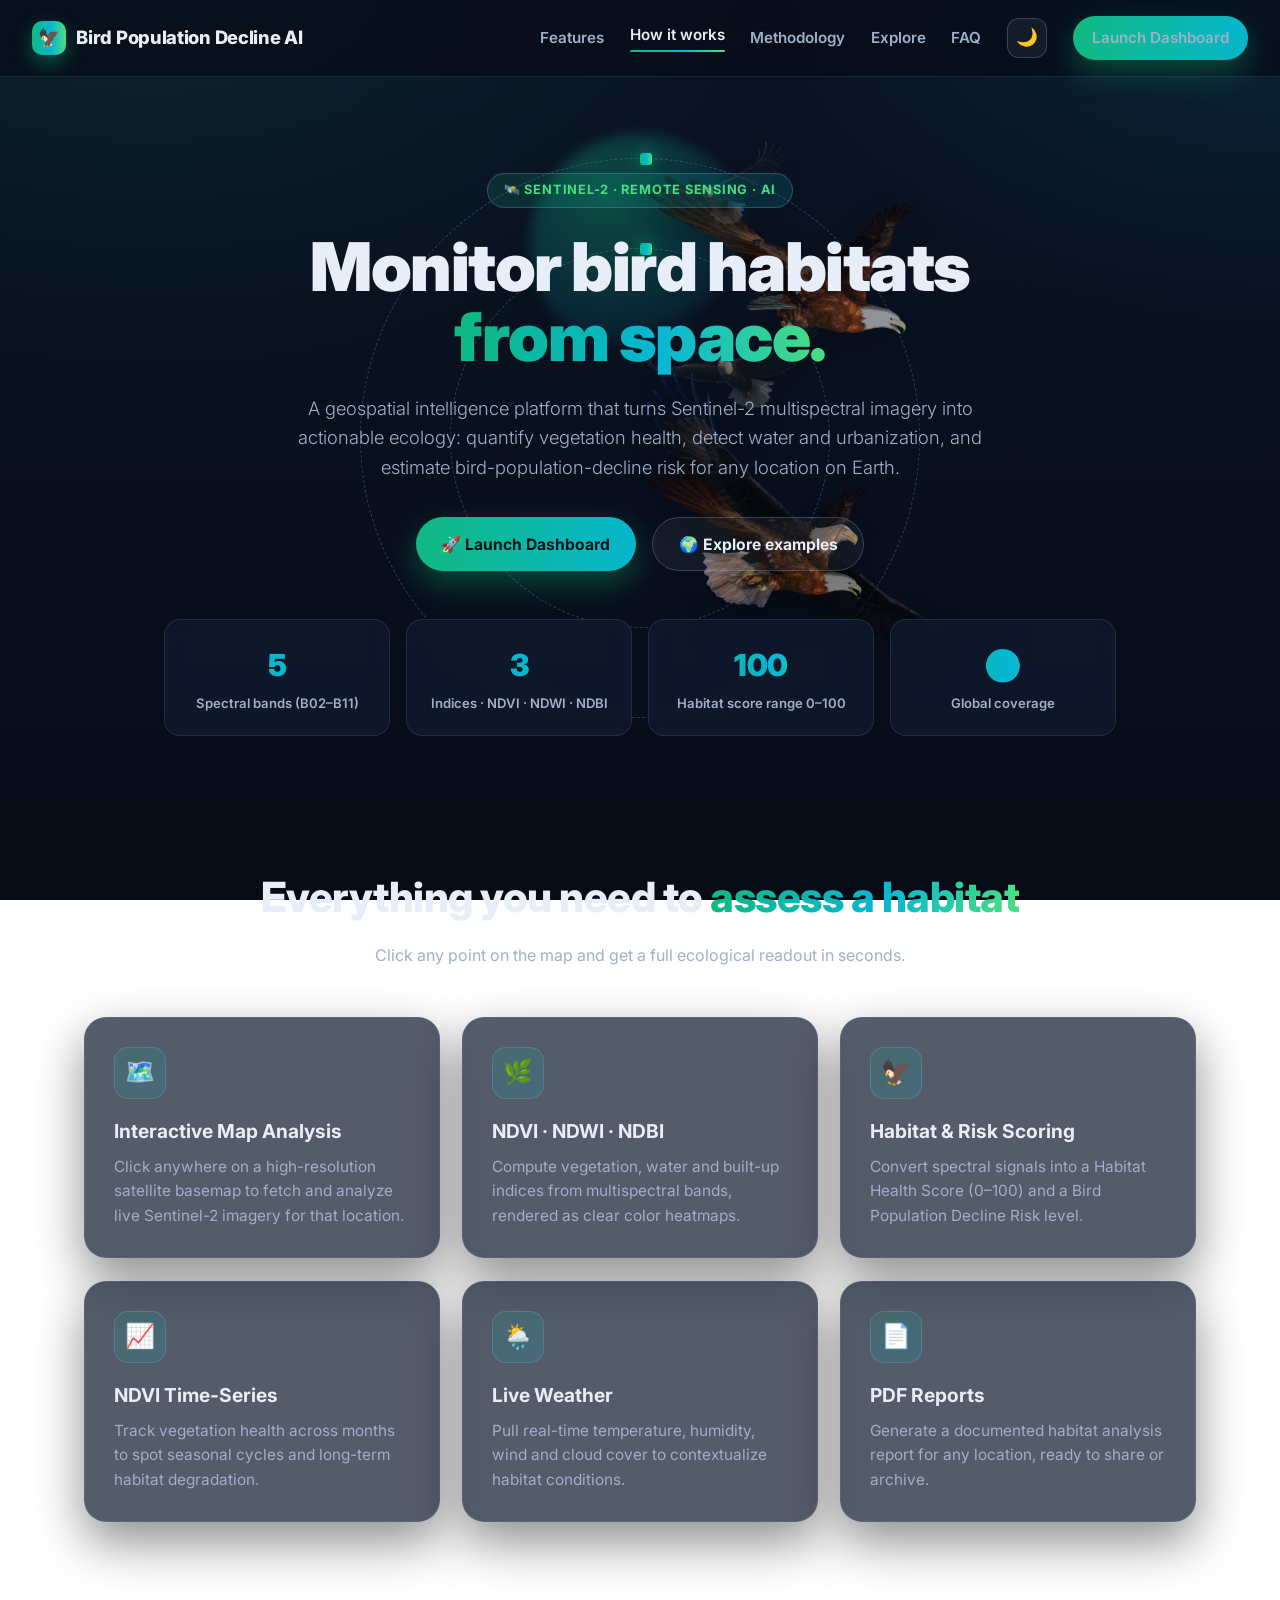
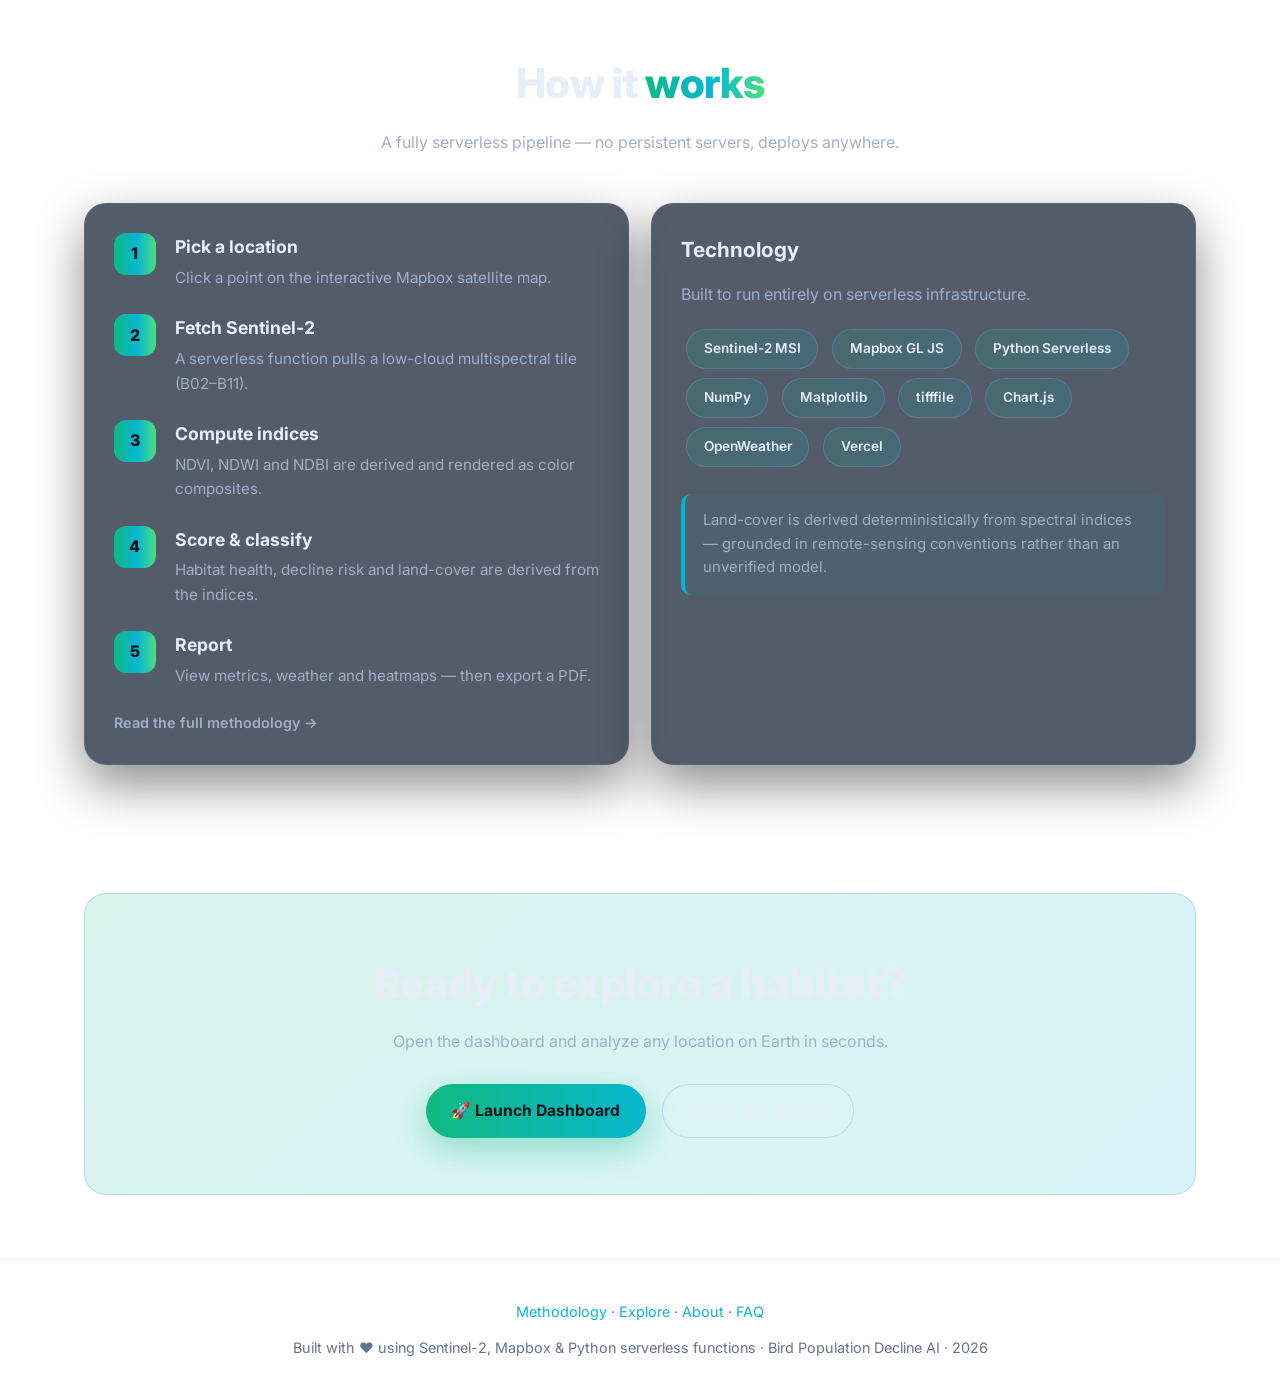
<file: index.html>
<!DOCTYPE html>
<html lang="en">
<head>
  <meta charset="UTF-8" />
  <meta name="viewport" content="width=device-width, initial-scale=1" />
  <title>Bird Population Decline AI — Geospatial Habitat Intelligence</title>
  <meta name="description" content="Satellite intelligence platform that analyzes bird habitat health and population-decline risk from Sentinel-2 imagery using NDVI, NDWI and NDBI." />
  <link href="https://fonts.googleapis.com/css2?family=Inter:wght@300;400;500;600;700;800;900&display=swap" rel="stylesheet" />
  <link rel="icon" href="data:image/svg+xml,%3Csvg xmlns='http://www.w3.org/2000/svg' viewBox='0 0 100 100'%3E%3Ctext y='.9em' font-size='90'%3E%F0%9F%A6%85%3C/text%3E%3C/svg%3E" />
  <link rel="stylesheet" href="/assets/css/style.css" />
</head>
<body>

  <!-- NAVBAR -->
  <nav class="navbar">
    <a href="/" class="brand" style="color:inherit;">
      <span class="logo">🦅</span>
      <span>Bird Population Decline&nbsp;AI</span>
    </a>
    <div class="nav-links">
      <a href="#features" class="hide-sm">Features</a>
      <a href="#how" class="hide-sm">How it works</a>
      <a href="/methodology" class="hide-sm">Methodology</a>
      <a href="/explore" class="hide-sm">Explore</a>
      <a href="/faq" class="hide-sm">FAQ</a>
      <button class="theme-toggle" data-theme-toggle type="button" aria-label="Toggle color theme" aria-pressed="false" title="Toggle light / dark">
        <span class="sun">☀️</span><span class="moon">🌙</span>
      </button>
      <a href="/dashboard" class="btn btn-primary" style="padding:0.6rem 1.2rem;">Launch Dashboard</a>
    </div>
    <button class="nav-toggle" type="button" aria-label="Open menu" aria-expanded="false"><span></span></button>
  </nav>

  <!-- HERO -->
  <header class="hero">
    <div class="hero-motif" aria-hidden="true">
      <div class="planet"></div>
      <div class="orbit o1"><span class="sat"></span></div>
      <div class="orbit o2"><span class="sat"></span></div>

      <!-- Soaring real eagle / bird photos -->
      <div class="flock">
        <img class="bird b1" src="/assets/img/eagle1.png" alt="" loading="lazy" decoding="async" />
        <img class="bird b2" src="/assets/img/eagle2.png" alt="" loading="lazy" decoding="async" />
        <img class="bird b3" src="/assets/img/eagle3.png" alt="" loading="lazy" decoding="async" />
        <img class="bird b4" src="/assets/img/eagle2.png" alt="" loading="lazy" decoding="async" />
        <img class="bird b5" src="/assets/img/eagle1.png" alt="" loading="lazy" decoding="async" />
      </div>
    </div>

    <!-- (real eagle photos are used for the flock; no SVG needed) -->
    <span class="eyebrow">🛰️ Sentinel-2 · Remote Sensing · AI</span>
    <h1>Monitor bird habitats <br /><span class="gradient-text">from space.</span></h1>
    <p class="lead">
      A geospatial intelligence platform that turns Sentinel-2 multispectral imagery into
      actionable ecology: quantify vegetation health, detect water and urbanization, and
      estimate bird-population-decline risk for any location on Earth.
    </p>
    <div class="hero-actions">
      <a href="/dashboard" class="btn btn-primary">🚀 Launch Dashboard</a>
      <a href="/explore" class="btn btn-ghost">🌍 Explore examples</a>
    </div>

    <!-- STAT BAND -->
    <div class="stat-band" style="margin-top:3rem;">
      <div class="stat reveal">
        <div class="snum gradient-text"><span data-count="5">0</span></div>
        <div class="slabel">Spectral bands (B02–B11)</div>
      </div>
      <div class="stat reveal d1">
        <div class="snum gradient-text"><span data-count="3">0</span></div>
        <div class="slabel">Indices · NDVI · NDWI · NDBI</div>
      </div>
      <div class="stat reveal d2">
        <div class="snum gradient-text"><span data-count="100">0</span></div>
        <div class="slabel">Habitat score range 0–100</div>
      </div>
      <div class="stat reveal d3">
        <div class="snum gradient-text">🌍</div>
        <div class="slabel">Global coverage</div>
      </div>
    </div>
  </header>

  <!-- FEATURES -->
  <section class="section" id="features">
    <div class="section-head reveal">
      <h2>Everything you need to <span class="gradient-text">assess a habitat</span></h2>
      <p>Click any point on the map and get a full ecological readout in seconds.</p>
    </div>
    <div class="grid grid-3">
      <div class="card feature reveal">
        <div class="ficon">🗺️</div>
        <h3>Interactive Map Analysis</h3>
        <p>Click anywhere on a high-resolution satellite basemap to fetch and analyze live Sentinel-2 imagery for that location.</p>
      </div>
      <div class="card feature reveal d1">
        <div class="ficon">🌿</div>
        <h3>NDVI · NDWI · NDBI</h3>
        <p>Compute vegetation, water and built-up indices from multispectral bands, rendered as clear color heatmaps.</p>
      </div>
      <div class="card feature reveal d2">
        <div class="ficon">🦅</div>
        <h3>Habitat &amp; Risk Scoring</h3>
        <p>Convert spectral signals into a Habitat Health Score (0–100) and a Bird Population Decline Risk level.</p>
      </div>
      <div class="card feature reveal">
        <div class="ficon">📈</div>
        <h3>NDVI Time-Series</h3>
        <p>Track vegetation health across months to spot seasonal cycles and long-term habitat degradation.</p>
      </div>
      <div class="card feature reveal d1">
        <div class="ficon">🌦️</div>
        <h3>Live Weather</h3>
        <p>Pull real-time temperature, humidity, wind and cloud cover to contextualize habitat conditions.</p>
      </div>
      <div class="card feature reveal d2">
        <div class="ficon">📄</div>
        <h3>PDF Reports</h3>
        <p>Generate a documented habitat analysis report for any location, ready to share or archive.</p>
      </div>
    </div>
  </section>

  <!-- HOW IT WORKS -->
  <section class="section" id="how">
    <div class="section-head reveal">
      <h2>How it <span class="gradient-text">works</span></h2>
      <p>A fully serverless pipeline — no persistent servers, deploys anywhere.</p>
    </div>
    <div class="grid grid-2">
      <div class="card reveal">
        <div class="grid steps" style="gap:1.5rem;">
          <div class="step"><div class="num">1</div><div><h3>Pick a location</h3><p>Click a point on the interactive Mapbox satellite map.</p></div></div>
          <div class="step"><div class="num">2</div><div><h3>Fetch Sentinel-2</h3><p>A serverless function pulls a low-cloud multispectral tile (B02–B11).</p></div></div>
          <div class="step"><div class="num">3</div><div><h3>Compute indices</h3><p>NDVI, NDWI and NDBI are derived and rendered as color composites.</p></div></div>
          <div class="step"><div class="num">4</div><div><h3>Score &amp; classify</h3><p>Habitat health, decline risk and land-cover are derived from the indices.</p></div></div>
          <div class="step"><div class="num">5</div><div><h3>Report</h3><p>View metrics, weather and heatmaps — then export a PDF.</p></div></div>
        </div>
        <a href="/methodology" class="back-link" style="margin-top:1.4rem;margin-bottom:0;">Read the full methodology →</a>
      </div>
      <div class="card reveal d1" id="tech">
        <h3 style="font-size:1.3rem;margin-bottom:1rem;">Technology</h3>
        <p style="color:var(--text-dim);margin-bottom:1rem;">Built to run entirely on serverless infrastructure.</p>
        <div>
          <span class="pill">Sentinel-2 MSI</span>
          <span class="pill">Mapbox GL JS</span>
          <span class="pill">Python Serverless</span>
          <span class="pill">NumPy</span>
          <span class="pill">Matplotlib</span>
          <span class="pill">tifffile</span>
          <span class="pill">Chart.js</span>
          <span class="pill">OpenWeather</span>
          <span class="pill">Vercel</span>
        </div>
        <div class="info-box" style="margin-top:1.4rem;">
          Land-cover is derived deterministically from spectral indices — grounded in
          remote-sensing conventions rather than an unverified model.
        </div>
      </div>
    </div>
  </section>

  <!-- CTA -->
  <section class="section">
    <div class="cta-band reveal">
      <h2>Ready to explore a habitat?</h2>
      <p>Open the dashboard and analyze any location on Earth in seconds.</p>
      <div class="hero-actions">
        <a href="/dashboard" class="btn btn-primary">🚀 Launch Dashboard</a>
        <a href="/about" class="btn btn-ghost">About this project</a>
      </div>
    </div>
  </section>

  <footer class="site-footer">
    <div style="margin-bottom:0.8rem;">
      <a href="/methodology">Methodology</a> ·
      <a href="/explore">Explore</a> ·
      <a href="/about">About</a> ·
      <a href="/faq">FAQ</a>
    </div>
    Built with ❤️ using Sentinel-2, Mapbox &amp; Python serverless functions ·
    Bird Population Decline AI · <span data-year></span>
  </footer>

  <script src="/assets/js/site.js"></script>
</body>
</html>
</file>
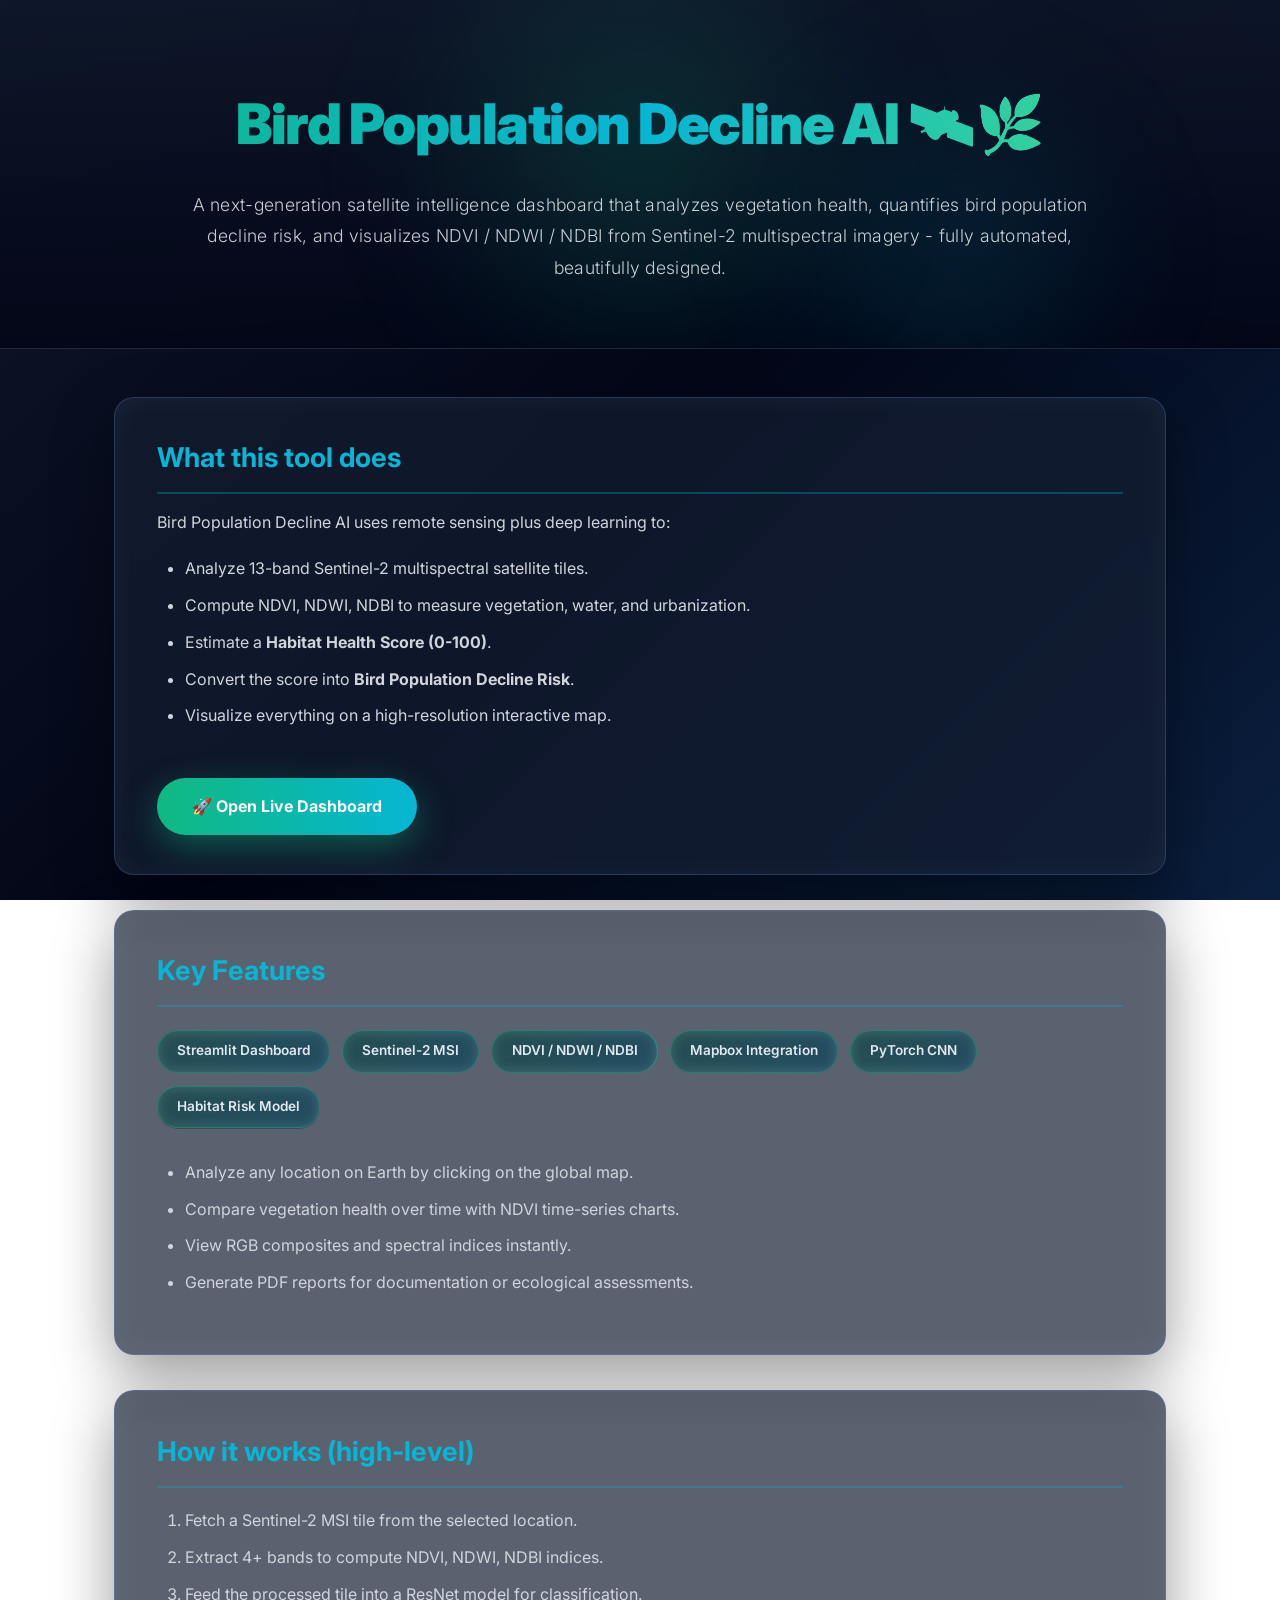
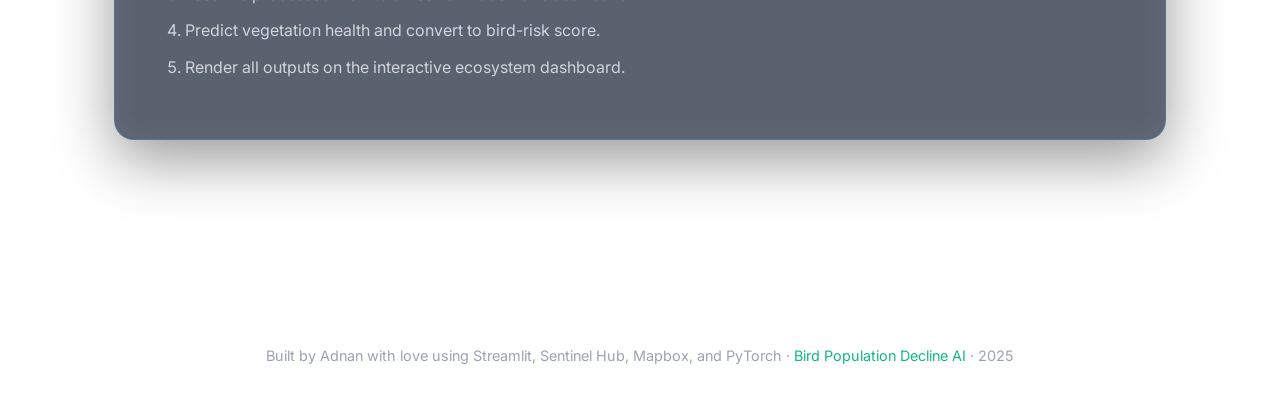
<file: static/index.html>
<!DOCTYPE html>
<html lang="en">
<head>
  <meta charset="UTF-8" />
  <title>Bird Population Decline AI</title>
  <meta name="viewport" content="width=device-width, initial-scale=1" />

  <!-- Google Fonts -->
  <link href="https://fonts.googleapis.com/css2?family=Poppins:wght@300;400;600;700;900&family=Inter:wght@400;500;600;700&display=swap" rel="stylesheet">

  <style>
    /* ============================================
       BIRD POPULATION DECLINE AI - MODERN DESIGN 2.0
       Enhanced UI with Glassmorphism + Neumorphism
    ============================================ */

    /* RESET & GLOBAL STYLES */
    * {
      margin: 0;
      padding: 0;
      box-sizing: border-box;
      transition: all 0.3s cubic-bezier(0.4, 0, 0.2, 1);
    }

    body {
      font-family: "Inter", "Poppins", sans-serif;
      color: #e5e7eb;
      background: linear-gradient(135deg, #0f172a 0%, #020617 50%, #0a1f3e 100%);
      background-attachment: fixed;
      overflow-x: hidden;
      line-height: 1.6;
    }

    h1, h2, h3 {
      margin: 0;
      padding: 0;
    }

    /* HEADER - HERO SECTION */
    header {
      padding: 5rem 1.5rem 4rem;
      text-align: center;
      background: linear-gradient(180deg, rgba(15, 23, 42, 0.8), rgba(2, 6, 23, 0.95));
      border-bottom: 1px solid rgba(255, 255, 255, 0.08);
      position: relative;
      overflow: hidden;
    }

    header::before {
      content: "";
      position: absolute;
      top: -100px;
      left: 50%;
      width: 500px;
      height: 500px;
      background: radial-gradient(circle, rgba(16, 185, 129, 0.2), transparent 70%);
      filter: blur(60px);
      transform: translateX(-50%);
      z-index: 0;
    }

    header::after {
      content: "";
      position: absolute;
      bottom: -100px;
      right: 10%;
      width: 400px;
      height: 400px;
      background: radial-gradient(circle, rgba(6, 182, 212, 0.15), transparent 70%);
      filter: blur(60px);
      z-index: 0;
    }

    h1 {
      font-size: 3.5rem;
      font-weight: 900;
      background: linear-gradient(90deg, #10b981 0%, #06b6d4 50%, #4ade80 100%);
      -webkit-background-clip: text;
      -webkit-text-fill-color: transparent;
      background-clip: text;
      letter-spacing: -1.5px;
      position: relative;
      z-index: 1;
      margin-bottom: 0.5rem;
    }

    .tagline {
      max-width: 920px;
      margin: 1.2rem auto 0;
      font-size: 1.1rem;
      opacity: 0.88;
      line-height: 1.8;
      position: relative;
      z-index: 2;
      font-weight: 300;
      letter-spacing: 0.3px;
    }

    /* CONTAINER */
    .container {
      max-width: 1100px;
      margin: 0 auto;
      padding: 3rem 1.5rem 5rem;
    }

    /* CARD STYLES - SEPARATE DATA SECTIONS */
    .card {
      background: rgba(20, 30, 50, 0.7);
      padding: 2.4rem 2.6rem;
      border-radius: 20px;
      border: 1.5px solid rgba(96, 165, 250, 0.25);
      backdrop-filter: blur(12px);
      -webkit-backdrop-filter: blur(12px);
      margin-bottom: 2.2rem;
      box-shadow: 
        0 20px 60px rgba(0, 0, 0, 0.4),
        inset 0 0 30px rgba(255, 255, 255, 0.05);
      transition: all 0.4s cubic-bezier(0.4, 0, 0.2, 1);
      position: relative;
      overflow: hidden;
    }

    .card::before {
      content: "";
      position: absolute;
      top: 0;
      left: -100%;
      width: 100%;
      height: 100%;
      background: linear-gradient(90deg, transparent, rgba(255, 255, 255, 0.05), transparent);
      transition: left 0.5s ease;
    }

    .card:hover {
      transform: translateY(-8px);
      border-color: rgba(96, 165, 250, 0.45);
      box-shadow: 
        0 35px 80px rgba(0, 0, 0, 0.5),
        inset 0 0 40px rgba(255, 255, 255, 0.08);
    }

    .card:hover::before {
      left: 100%;
    }

    .card h2 {
      font-size: 1.7rem;
      font-weight: 700;
      color: #06b6d4;
      margin-bottom: 1rem;
      padding-bottom: 0.8rem;
      border-bottom: 2px solid rgba(6, 182, 212, 0.3);
    }

    .card p {
      margin-bottom: 1rem;
      color: #d1d5db;
      font-size: 1rem;
    }

    ul, ol {
      margin: 1.2rem 0;
      padding-left: 1.8rem;
      color: #d1d5db;
    }

    li {
      margin-bottom: 0.6rem;
      line-height: 1.7;
    }

    /* FEATURE PILLS/BADGES */
    .pill {
      display: inline-block;
      margin: 0.4rem 0.5rem 0.4rem 0;
      padding: 0.6rem 1.2rem;
      border-radius: 999px;
      background: linear-gradient(135deg, rgba(16, 185, 129, 0.2), rgba(6, 182, 212, 0.2));
      color: #e2e8f0;
      font-size: 0.85rem;
      font-weight: 600;
      border: 1.5px solid rgba(16, 185, 129, 0.4);
      backdrop-filter: blur(8px);
      transition: all 0.3s ease;
    }

    .pill:hover {
      border-color: rgba(16, 185, 129, 0.7);
      background: linear-gradient(135deg, rgba(16, 185, 129, 0.35), rgba(6, 182, 212, 0.35));
      transform: scale(1.08);
      box-shadow: 0 8px 20px rgba(16, 185, 129, 0.2);
    }

    /* CTA BUTTON */
    .button {
      display: inline-block;
      margin-top: 1.8rem;
      padding: 1rem 2.2rem;
      border-radius: 50px;
      background: linear-gradient(90deg, #10b981, #06b6d4, #4ade80);
      background-size: 200%;
      color: #ffffff;
      text-decoration: none;
      font-weight: 700;
      font-size: 1rem;
      box-shadow: 0 12px 35px rgba(16, 185, 129, 0.4);
      transition: all 0.4s cubic-bezier(0.4, 0, 0.2, 1);
      border: none;
      cursor: pointer;
    }

    .button:hover {
      transform: translateY(-4px);
      background-position: 100%;
      box-shadow: 0 18px 50px rgba(16, 185, 129, 0.55);
    }

    .button:active {
      transform: translateY(-1px);
    }

    /* FOOTER */
    footer {
      text-align: center;
      padding: 2.5rem 1rem 3rem;
      font-size: 0.9rem;
      color: #9ca3af;
      border-top: 1px solid rgba(255, 255, 255, 0.05);
      margin-top: 3rem;
    }

    footer a {
      color: #10b981;
      text-decoration: none;
      transition: color 0.3s ease;
    }

    footer a:hover {
      color: #06b6d4;
      text-decoration: underline;
    }

    /* RESPONSIVE DESIGN */
    @media (max-width: 768px) {
      h1 {
        font-size: 2.2rem;
      }

      .tagline {
        font-size: 0.95rem;
      }

      .card {
        padding: 1.6rem 1.4rem;
      }

      .container {
        padding: 2rem 1rem 3rem;
      }
    }

    /* ANIMATIONS */
    @keyframes slideIn {
      from {
        opacity: 0;
        transform: translateY(20px);
      }
      to {
        opacity: 1;
        transform: translateY(0);
      }
    }

    .card {
      animation: slideIn 0.6s ease-out forwards;
    }

    .card:nth-child(2) {
      animation-delay: 0.1s;
    }

    .card:nth-child(3) {
      animation-delay: 0.2s;
    }
  </style>
</head>

<body>

  <!-- HERO HEADER -->
  <header>
    <h1>Bird Population Decline AI 🛰️🌿</h1>
    <p class="tagline">
      A next-generation satellite intelligence dashboard that analyzes vegetation health, quantifies bird population decline risk, and visualizes NDVI / NDWI / NDBI from Sentinel-2 multispectral imagery - fully automated, beautifully designed.
    </p>
  </header>

  <!-- MAIN CONTENT -->
  <main class="container">

    <!-- WHAT THIS TOOL DOES -->
    <section class="card">
      <h2>What this tool does</h2>
      <p>Bird Population Decline AI uses remote sensing plus deep learning to:</p>
      <ul>
        <li>Analyze 13-band Sentinel-2 multispectral satellite tiles.</li>
        <li>Compute NDVI, NDWI, NDBI to measure vegetation, water, and urbanization.</li>
        <li>Estimate a <strong>Habitat Health Score (0-100)</strong>.</li>
        <li>Convert the score into <strong>Bird Population Decline Risk</strong>.</li>
        <li>Visualize everything on a high-resolution interactive map.</li>
      </ul>

      <a href="https://your-streamlit-app-url.com" class="button">
        🚀 Open Live Dashboard
      </a>
    </section>

    <!-- FEATURES -->
    <section class="card">
      <h2>Key Features</h2>

      <!-- Feature badges -->
      <div>
        <span class="pill">Streamlit Dashboard</span>
        <span class="pill">Sentinel-2 MSI</span>
        <span class="pill">NDVI / NDWI / NDBI</span>
        <span class="pill">Mapbox Integration</span>
        <span class="pill">PyTorch CNN</span>
        <span class="pill">Habitat Risk Model</span>
      </div>

      <ul style="margin-top: 1.5rem;">
        <li>Analyze any location on Earth by clicking on the global map.</li>
        <li>Compare vegetation health over time with NDVI time-series charts.</li>
        <li>View RGB composites and spectral indices instantly.</li>
        <li>Generate PDF reports for documentation or ecological assessments.</li>
      </ul>
    </section>

    <!-- HOW IT WORKS -->
    <section class="card">
      <h2>How it works (high-level)</h2>
      <ol>
        <li>Fetch a Sentinel-2 MSI tile from the selected location.</li>
        <li>Extract 4+ bands to compute NDVI, NDWI, NDBI indices.</li>
        <li>Feed the processed tile into a ResNet model for classification.</li>
        <li>Predict vegetation health and convert to bird-risk score.</li>
        <li>Render all outputs on the interactive ecosystem dashboard.</li>
      </ol>
    </section>

  </main>

  <!-- FOOTER -->
  <footer>
    Built by Adnan with love using Streamlit, Sentinel Hub, Mapbox, and PyTorch &middot; 
    <a href="#">Bird Population Decline AI</a> &middot; 2025
  </footer>

</body>
</html>
</file>
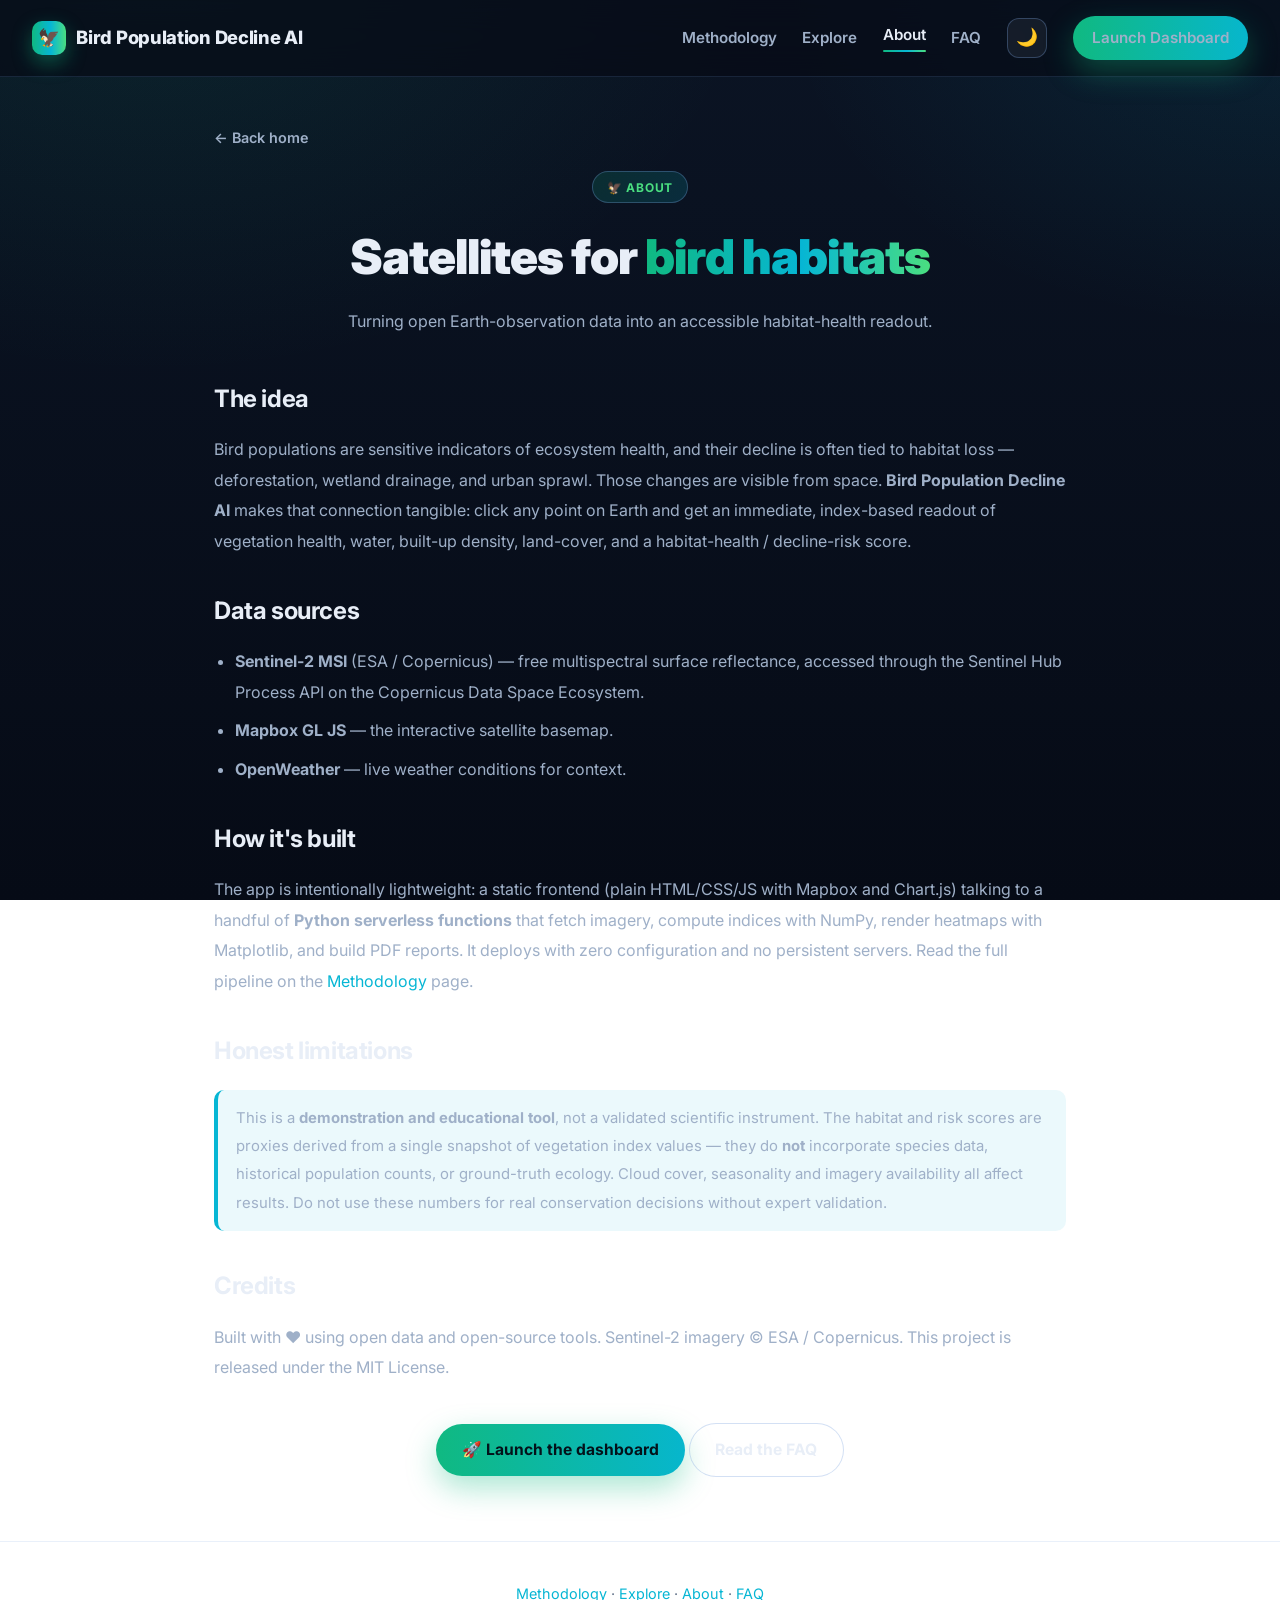
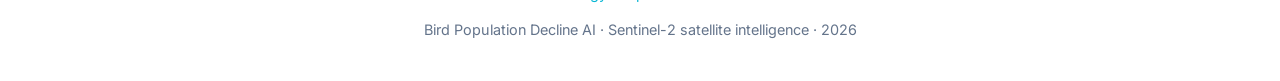
<file: about.html>
<!DOCTYPE html>
<html lang="en">
<head>
  <meta charset="UTF-8" />
  <meta name="viewport" content="width=device-width, initial-scale=1" />
  <title>About · Bird Population Decline AI</title>
  <meta name="description" content="The story, data sources, and honest limitations of the Bird Population Decline AI project." />
  <link href="https://fonts.googleapis.com/css2?family=Inter:wght@300;400;500;600;700;800;900&display=swap" rel="stylesheet" />
  <link rel="icon" href="data:image/svg+xml,%3Csvg xmlns='http://www.w3.org/2000/svg' viewBox='0 0 100 100'%3E%3Ctext y='.9em' font-size='90'%3E%F0%9F%A6%85%3C/text%3E%3C/svg%3E" />
  <link rel="stylesheet" href="/assets/css/style.css" />
</head>
<body>

  <nav class="navbar">
    <a href="/" class="brand" style="color:inherit;"><span class="logo">🦅</span><span>Bird Population Decline&nbsp;AI</span></a>
    <div class="nav-links">
      <a href="/methodology" class="hide-sm">Methodology</a>
      <a href="/explore" class="hide-sm">Explore</a>
      <a href="/about" class="hide-sm active-link">About</a>
      <a href="/faq" class="hide-sm">FAQ</a>
      <button class="theme-toggle" data-theme-toggle type="button" aria-label="Toggle color theme" aria-pressed="false" title="Toggle light / dark"><span class="sun">☀️</span><span class="moon">🌙</span></button>
      <a href="/dashboard" class="btn btn-primary" style="padding:0.6rem 1.2rem;">Launch Dashboard</a>
    </div>
    <button class="nav-toggle" type="button" aria-label="Open menu" aria-expanded="false"><span></span></button>
  </nav>

  <main class="page">
    <a href="/" class="back-link">← Back home</a>
    <div class="page-head reveal">
      <span class="eyebrow">🦅 About</span>
      <h1>Satellites for <span class="gradient-text">bird habitats</span></h1>
      <p>Turning open Earth-observation data into an accessible habitat-health readout.</p>
    </div>

    <div class="prose reveal">
      <h2>The idea</h2>
      <p>
        Bird populations are sensitive indicators of ecosystem health, and their decline is
        often tied to habitat loss — deforestation, wetland drainage, and urban sprawl.
        Those changes are visible from space. <b>Bird Population Decline AI</b> makes that
        connection tangible: click any point on Earth and get an immediate, index-based
        readout of vegetation health, water, built-up density, land-cover, and a
        habitat-health / decline-risk score.
      </p>

      <h2>Data sources</h2>
      <ul>
        <li><b>Sentinel-2 MSI</b> (ESA / Copernicus) — free multispectral surface reflectance, accessed through the Sentinel Hub Process API on the Copernicus Data Space Ecosystem.</li>
        <li><b>Mapbox GL JS</b> — the interactive satellite basemap.</li>
        <li><b>OpenWeather</b> — live weather conditions for context.</li>
      </ul>

      <h2>How it's built</h2>
      <p>
        The app is intentionally lightweight: a static frontend (plain HTML/CSS/JS with
        Mapbox and Chart.js) talking to a handful of <b>Python serverless functions</b> that
        fetch imagery, compute indices with NumPy, render heatmaps with Matplotlib, and build
        PDF reports. It deploys with zero configuration and no persistent servers. Read the
        full pipeline on the <a href="/methodology">Methodology</a> page.
      </p>

      <h2>Honest limitations</h2>
      <div class="info-box">
        This is a <b>demonstration and educational tool</b>, not a validated scientific
        instrument. The habitat and risk scores are proxies derived from a single snapshot of
        vegetation index values — they do <b>not</b> incorporate species data, historical
        population counts, or ground-truth ecology. Cloud cover, seasonality and imagery
        availability all affect results. Do not use these numbers for real conservation
        decisions without expert validation.
      </div>

      <h2>Credits</h2>
      <p>
        Built with ❤️ using open data and open-source tools. Sentinel-2 imagery ©
        ESA / Copernicus. This project is released under the MIT License.
      </p>
    </div>

    <div style="text-align:center;margin-top:2.5rem;">
      <a href="/dashboard" class="btn btn-primary">🚀 Launch the dashboard</a>
      <a href="/faq" class="btn btn-ghost">Read the FAQ</a>
    </div>
  </main>

  <footer class="site-footer">
    <div style="margin-bottom:0.8rem;">
      <a href="/methodology">Methodology</a> · <a href="/explore">Explore</a> ·
      <a href="/about">About</a> · <a href="/faq">FAQ</a>
    </div>
    Bird Population Decline AI · Sentinel-2 satellite intelligence · <span data-year></span>
  </footer>

  <script src="/assets/js/site.js"></script>
</body>
</html>
</file>
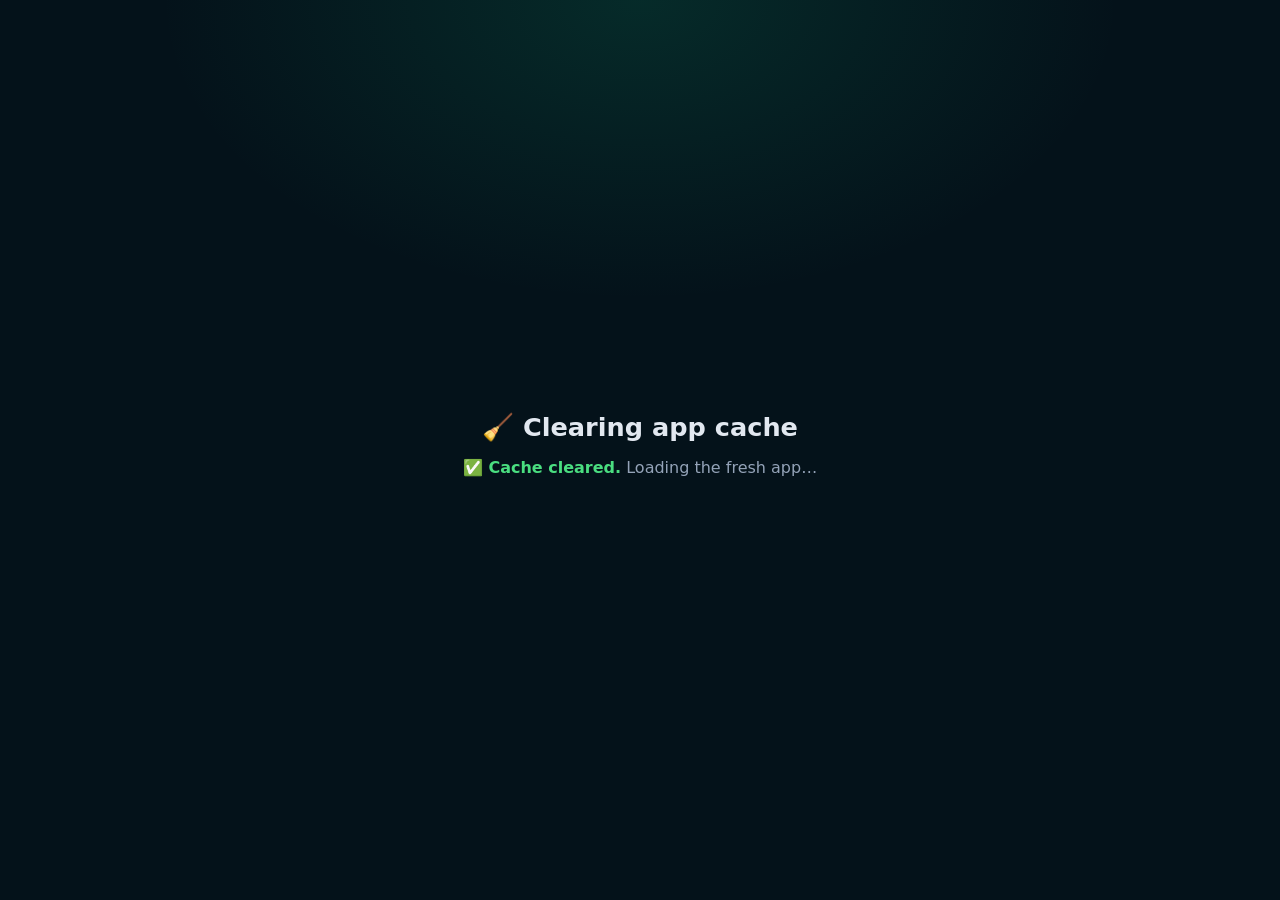
<file: clear-cache.html>
<!DOCTYPE html>
<html lang="en">
<head>
  <meta charset="UTF-8" />
  <meta name="viewport" content="width=device-width, initial-scale=1" />
  <meta name="robots" content="noindex" />
  <title>Clearing cache… · Bird Population Decline AI</title>
  <style>
    html,body{height:100%;margin:0}
    body{font-family:system-ui,-apple-system,Segoe UI,Roboto,sans-serif;
      background:radial-gradient(800px 500px at 50% 0%,rgba(16,185,129,.15),transparent 60%),#04121a;
      color:#e2e8f0;display:grid;place-items:center;text-align:center}
    .box{max-width:420px;padding:2rem}
    h1{font-size:1.6rem;margin:.3rem 0 1rem}
    .status{color:#94a3b8}
    .ok{color:#4ade80;font-weight:700}
    .err{color:#f87171;font-weight:700}
    .spin{width:40px;height:40px;margin:0 auto 1.2rem;border-radius:50%;
      border:3px solid rgba(255,255,255,.15);border-top-color:#10b981;animation:s 1s linear infinite}
    @keyframes s{to{transform:rotate(360deg)}}
  </style>
</head>
<body>
  <div class="box">
    <div class="spin" id="spin"></div>
    <h1>🧹 Clearing app cache</h1>
    <p class="status" id="status">Unregistering service worker and deleting caches…</p>
  </div>
  <script>
    (async function () {
      var status = document.getElementById("status");
      var spin = document.getElementById("spin");
      try {
        if ("serviceWorker" in navigator) {
          var regs = await navigator.serviceWorker.getRegistrations();
          await Promise.all(regs.map(function (r) { return r.unregister(); }));
        }
        if (window.caches) {
          var keys = await caches.keys();
          await Promise.all(keys.map(function (k) { return caches.delete(k); }));
        }
        spin.style.display = "none";
        status.innerHTML = '<span class="ok">✅ Cache cleared.</span> Loading the fresh app…';
        setTimeout(function () { location.replace("/?fresh=" + Date.now()); }, 1200);
      } catch (e) {
        spin.style.display = "none";
        status.innerHTML = '<span class="err">Error:</span> ' + (e && e.message ? e.message : e) +
          '<br><br>Please hard-reload with Ctrl+Shift+R instead.';
      }
    })();
  </script>
</body>
</html>
</file>
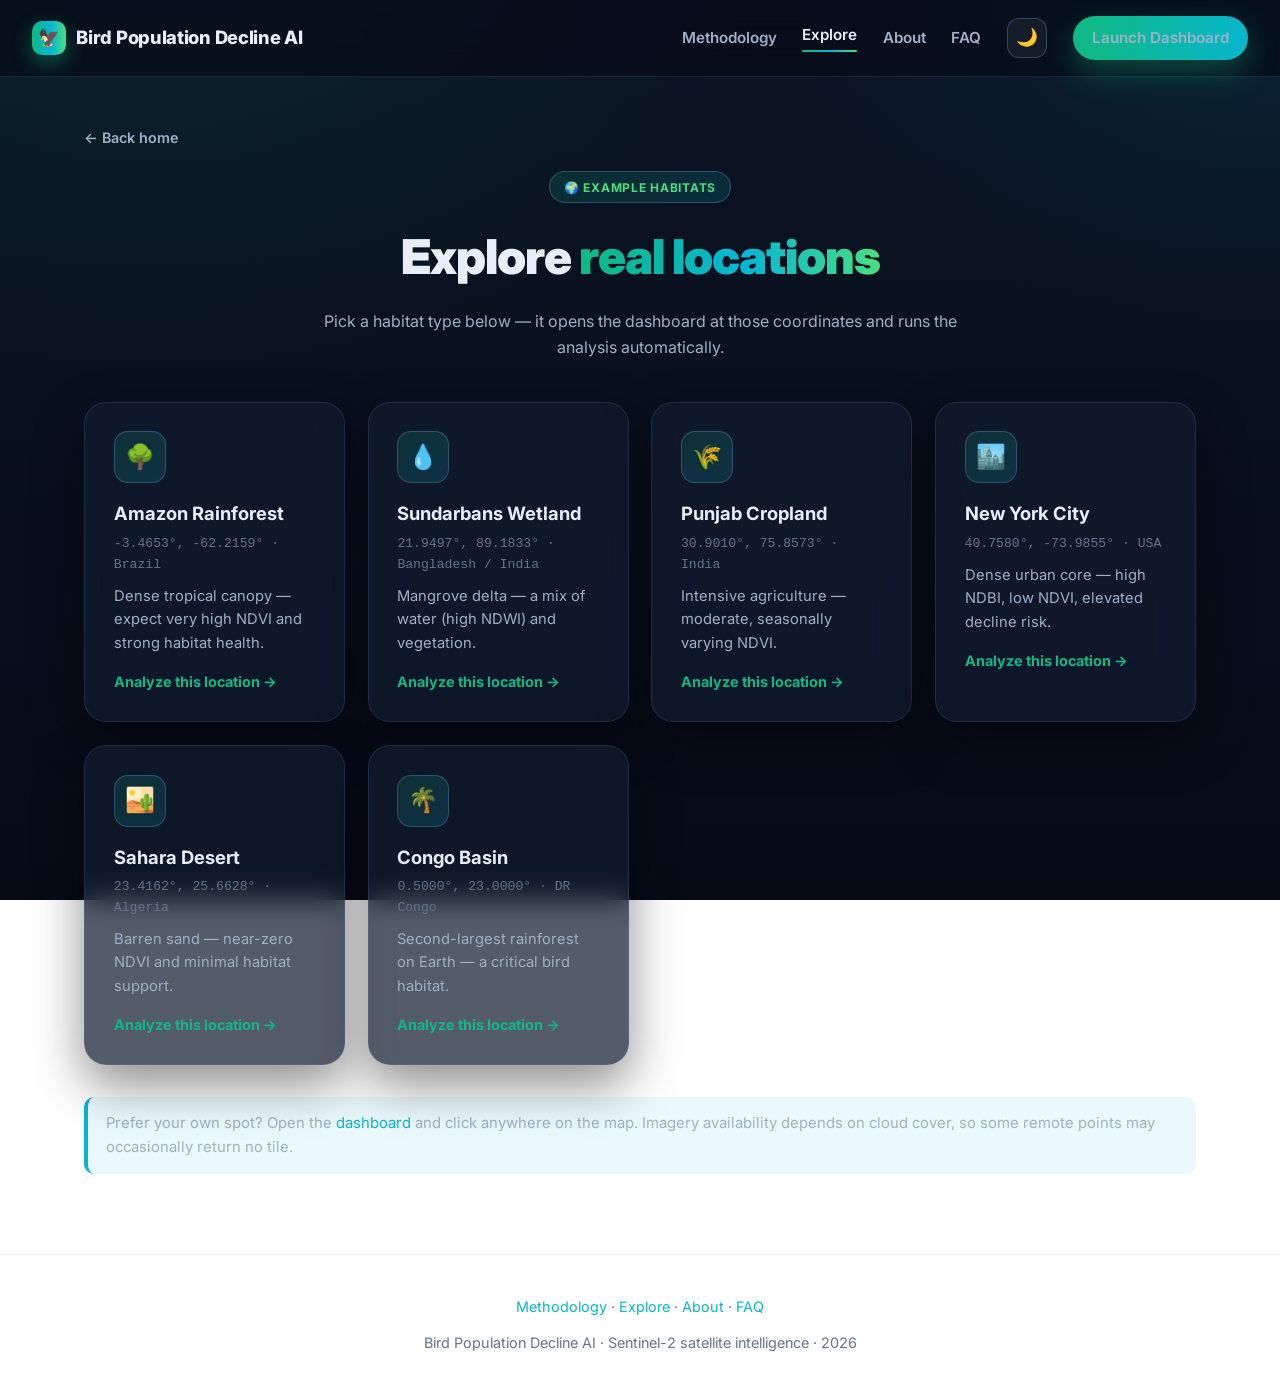
<file: explore.html>
<!DOCTYPE html>
<html lang="en">
<head>
  <meta charset="UTF-8" />
  <meta name="viewport" content="width=device-width, initial-scale=1" />
  <title>Explore · Bird Population Decline AI</title>
  <meta name="description" content="Explore example habitats — rainforest, wetland, cropland, desert and urban — and open them directly in the analysis dashboard." />
  <link href="https://fonts.googleapis.com/css2?family=Inter:wght@300;400;500;600;700;800;900&display=swap" rel="stylesheet" />
  <link rel="icon" href="data:image/svg+xml,%3Csvg xmlns='http://www.w3.org/2000/svg' viewBox='0 0 100 100'%3E%3Ctext y='.9em' font-size='90'%3E%F0%9F%A6%85%3C/text%3E%3C/svg%3E" />
  <link rel="stylesheet" href="/assets/css/style.css" />
</head>
<body>

  <nav class="navbar">
    <a href="/" class="brand" style="color:inherit;"><span class="logo">🦅</span><span>Bird Population Decline&nbsp;AI</span></a>
    <div class="nav-links">
      <a href="/methodology" class="hide-sm">Methodology</a>
      <a href="/explore" class="hide-sm active-link">Explore</a>
      <a href="/about" class="hide-sm">About</a>
      <a href="/faq" class="hide-sm">FAQ</a>
      <button class="theme-toggle" data-theme-toggle type="button" aria-label="Toggle color theme" aria-pressed="false" title="Toggle light / dark"><span class="sun">☀️</span><span class="moon">🌙</span></button>
      <a href="/dashboard" class="btn btn-primary" style="padding:0.6rem 1.2rem;">Launch Dashboard</a>
    </div>
    <button class="nav-toggle" type="button" aria-label="Open menu" aria-expanded="false"><span></span></button>
  </nav>

  <main class="page page-wide">
    <a href="/" class="back-link">← Back home</a>
    <div class="page-head reveal">
      <span class="eyebrow">🌍 Example habitats</span>
      <h1>Explore <span class="gradient-text">real locations</span></h1>
      <p>Pick a habitat type below — it opens the dashboard at those coordinates and runs the analysis automatically.</p>
    </div>

    <div class="example-grid">
      <a class="card loc-card reveal" href="/dashboard?lat=-3.4653&lon=-62.2159&go=1">
        <div class="loc-emoji">🌳</div>
        <h3>Amazon Rainforest</h3>
        <div class="loc-coords">-3.4653°, -62.2159° · Brazil</div>
        <p>Dense tropical canopy — expect very high NDVI and strong habitat health.</p>
        <div class="loc-go">Analyze this location →</div>
      </a>

      <a class="card loc-card reveal d1" href="/dashboard?lat=21.9497&lon=89.1833&go=1">
        <div class="loc-emoji">💧</div>
        <h3>Sundarbans Wetland</h3>
        <div class="loc-coords">21.9497°, 89.1833° · Bangladesh / India</div>
        <p>Mangrove delta — a mix of water (high NDWI) and vegetation.</p>
        <div class="loc-go">Analyze this location →</div>
      </a>

      <a class="card loc-card reveal d2" href="/dashboard?lat=30.9010&lon=75.8573&go=1">
        <div class="loc-emoji">🌾</div>
        <h3>Punjab Cropland</h3>
        <div class="loc-coords">30.9010°, 75.8573° · India</div>
        <p>Intensive agriculture — moderate, seasonally varying NDVI.</p>
        <div class="loc-go">Analyze this location →</div>
      </a>

      <a class="card loc-card reveal" href="/dashboard?lat=40.7580&lon=-73.9855&go=1">
        <div class="loc-emoji">🏙️</div>
        <h3>New York City</h3>
        <div class="loc-coords">40.7580°, -73.9855° · USA</div>
        <p>Dense urban core — high NDBI, low NDVI, elevated decline risk.</p>
        <div class="loc-go">Analyze this location →</div>
      </a>

      <a class="card loc-card reveal d1" href="/dashboard?lat=23.4162&lon=25.6628&go=1">
        <div class="loc-emoji">🏜️</div>
        <h3>Sahara Desert</h3>
        <div class="loc-coords">23.4162°, 25.6628° · Algeria</div>
        <p>Barren sand — near-zero NDVI and minimal habitat support.</p>
        <div class="loc-go">Analyze this location →</div>
      </a>

      <a class="card loc-card reveal d2" href="/dashboard?lat=0.5000&lon=23.0000&go=1">
        <div class="loc-emoji">🌴</div>
        <h3>Congo Basin</h3>
        <div class="loc-coords">0.5000°, 23.0000° · DR Congo</div>
        <p>Second-largest rainforest on Earth — a critical bird habitat.</p>
        <div class="loc-go">Analyze this location →</div>
      </a>
    </div>

    <div class="info-box reveal" style="margin-top:2rem;">
      Prefer your own spot? Open the <a href="/dashboard">dashboard</a> and click anywhere on the map.
      Imagery availability depends on cloud cover, so some remote points may occasionally return no tile.
    </div>
  </main>

  <footer class="site-footer">
    <div style="margin-bottom:0.8rem;">
      <a href="/methodology">Methodology</a> · <a href="/explore">Explore</a> ·
      <a href="/about">About</a> · <a href="/faq">FAQ</a>
    </div>
    Bird Population Decline AI · Sentinel-2 satellite intelligence · <span data-year></span>
  </footer>

  <script src="/assets/js/site.js"></script>
</body>
</html>
</file>
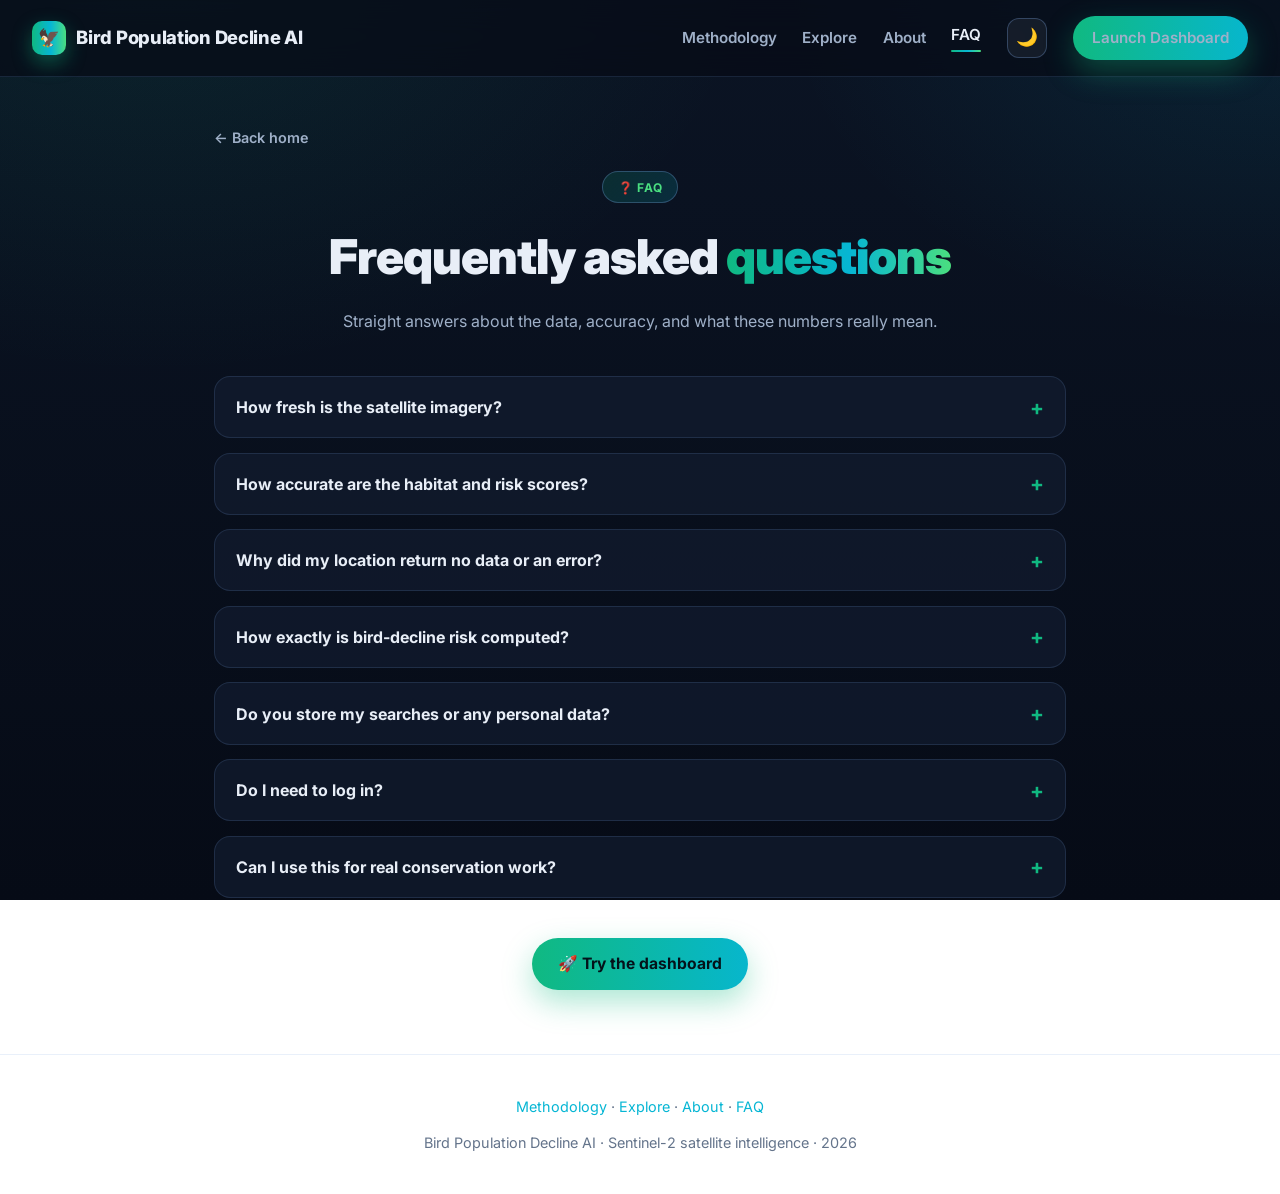
<file: faq.html>
<!DOCTYPE html>
<html lang="en">
<head>
  <meta charset="UTF-8" />
  <meta name="viewport" content="width=device-width, initial-scale=1" />
  <title>FAQ · Bird Population Decline AI</title>
  <meta name="description" content="Frequently asked questions about data freshness, accuracy, cloud cover, privacy, and how habitat/risk scores are computed." />
  <link href="https://fonts.googleapis.com/css2?family=Inter:wght@300;400;500;600;700;800;900&display=swap" rel="stylesheet" />
  <link rel="icon" href="data:image/svg+xml,%3Csvg xmlns='http://www.w3.org/2000/svg' viewBox='0 0 100 100'%3E%3Ctext y='.9em' font-size='90'%3E%F0%9F%A6%85%3C/text%3E%3C/svg%3E" />
  <link rel="stylesheet" href="/assets/css/style.css" />
</head>
<body>

  <nav class="navbar">
    <a href="/" class="brand" style="color:inherit;"><span class="logo">🦅</span><span>Bird Population Decline&nbsp;AI</span></a>
    <div class="nav-links">
      <a href="/methodology" class="hide-sm">Methodology</a>
      <a href="/explore" class="hide-sm">Explore</a>
      <a href="/about" class="hide-sm">About</a>
      <a href="/faq" class="hide-sm active-link">FAQ</a>
      <button class="theme-toggle" data-theme-toggle type="button" aria-label="Toggle color theme" aria-pressed="false" title="Toggle light / dark"><span class="sun">☀️</span><span class="moon">🌙</span></button>
      <a href="/dashboard" class="btn btn-primary" style="padding:0.6rem 1.2rem;">Launch Dashboard</a>
    </div>
    <button class="nav-toggle" type="button" aria-label="Open menu" aria-expanded="false"><span></span></button>
  </nav>

  <main class="page">
    <a href="/" class="back-link">← Back home</a>
    <div class="page-head reveal">
      <span class="eyebrow">❓ FAQ</span>
      <h1>Frequently asked <span class="gradient-text">questions</span></h1>
      <p>Straight answers about the data, accuracy, and what these numbers really mean.</p>
    </div>

    <div class="accordion reveal">
      <div class="acc-item">
        <button class="acc-header" aria-expanded="false">How fresh is the satellite imagery? <span class="acc-icon">+</span></button>
        <div class="acc-body"><div class="acc-body-inner">
          Analysis uses the most recent low-cloud Sentinel-2 L2A scene available for the location.
          Sentinel-2 revisits most places every ~5 days, but cloud cover means the actual "freshest"
          usable image can be older. The NDVI time-series tab lets you inspect change over a date range.
        </div></div>
      </div>

      <div class="acc-item">
        <button class="acc-header" aria-expanded="false">How accurate are the habitat and risk scores? <span class="acc-icon">+</span></button>
        <div class="acc-body"><div class="acc-body-inner">
          They are <b>index-derived proxies</b>, not validated ecological measurements. Habitat health is a
          direct transform of mean NDVI, and risk is its complement (100 − habitat). They are useful for
          intuition and comparison, but they don't include species data or ground truth. Treat them as a
          starting point, not a verdict.
        </div></div>
      </div>

      <div class="acc-item">
        <button class="acc-header" aria-expanded="false">Why did my location return no data or an error? <span class="acc-icon">+</span></button>
        <div class="acc-body"><div class="acc-body-inner">
          The most common causes are persistent cloud cover, imagery gaps over very remote areas or open
          ocean, or a date range with no usable scenes. Try a nearby point, a wider date range, or a
          different season.
        </div></div>
      </div>

      <div class="acc-item">
        <button class="acc-header" aria-expanded="false">How exactly is bird-decline risk computed? <span class="acc-icon">+</span></button>
        <div class="acc-body"><div class="acc-body-inner">
          Habitat Health = clamp((mean&nbsp;NDVI + 1) × 50, 0, 100), and Bird Decline Risk = 100 − Habitat Health.
          Healthier, greener vegetation implies better habitat and lower risk. Full details, including
          land-cover thresholds, are on the <a href="/methodology">Methodology</a> page.
        </div></div>
      </div>

      <div class="acc-item">
        <button class="acc-header" aria-expanded="false">Do you store my searches or any personal data? <span class="acc-icon">+</span></button>
        <div class="acc-body"><div class="acc-body-inner">
          No accounts or tracking. Your theme preference and saved locations are kept only in your
          browser (session/local storage). Coordinates you analyze are sent to the serverless API to fetch
          imagery and weather, but they aren't persisted server-side by the app.
        </div></div>
      </div>

      <div class="acc-item">
        <button class="acc-header" aria-expanded="false">Do I need to log in? <span class="acc-icon">+</span></button>
        <div class="acc-body"><div class="acc-body-inner">
          No. The dashboard is open to everyone — no account, sign-up, or login is required.
          Just open it and start analyzing locations.
        </div></div>
      </div>

      <div class="acc-item">
        <button class="acc-header" aria-expanded="false">Can I use this for real conservation work? <span class="acc-icon">+</span></button>
        <div class="acc-body"><div class="acc-body-inner">
          Not on its own. It's an educational demonstration of remote-sensing techniques. Real conservation
          decisions need field data, expert review, and peer-reviewed methods. See the caveats on the
          <a href="/about">About</a> page.
        </div></div>
      </div>
    </div>

    <div style="text-align:center;margin-top:2.5rem;">
      <a href="/dashboard" class="btn btn-primary">🚀 Try the dashboard</a>
    </div>
  </main>

  <footer class="site-footer">
    <div style="margin-bottom:0.8rem;">
      <a href="/methodology">Methodology</a> · <a href="/explore">Explore</a> ·
      <a href="/about">About</a> · <a href="/faq">FAQ</a>
    </div>
    Bird Population Decline AI · Sentinel-2 satellite intelligence · <span data-year></span>
  </footer>

  <script src="/assets/js/site.js"></script>
</body>
</html>
</file>
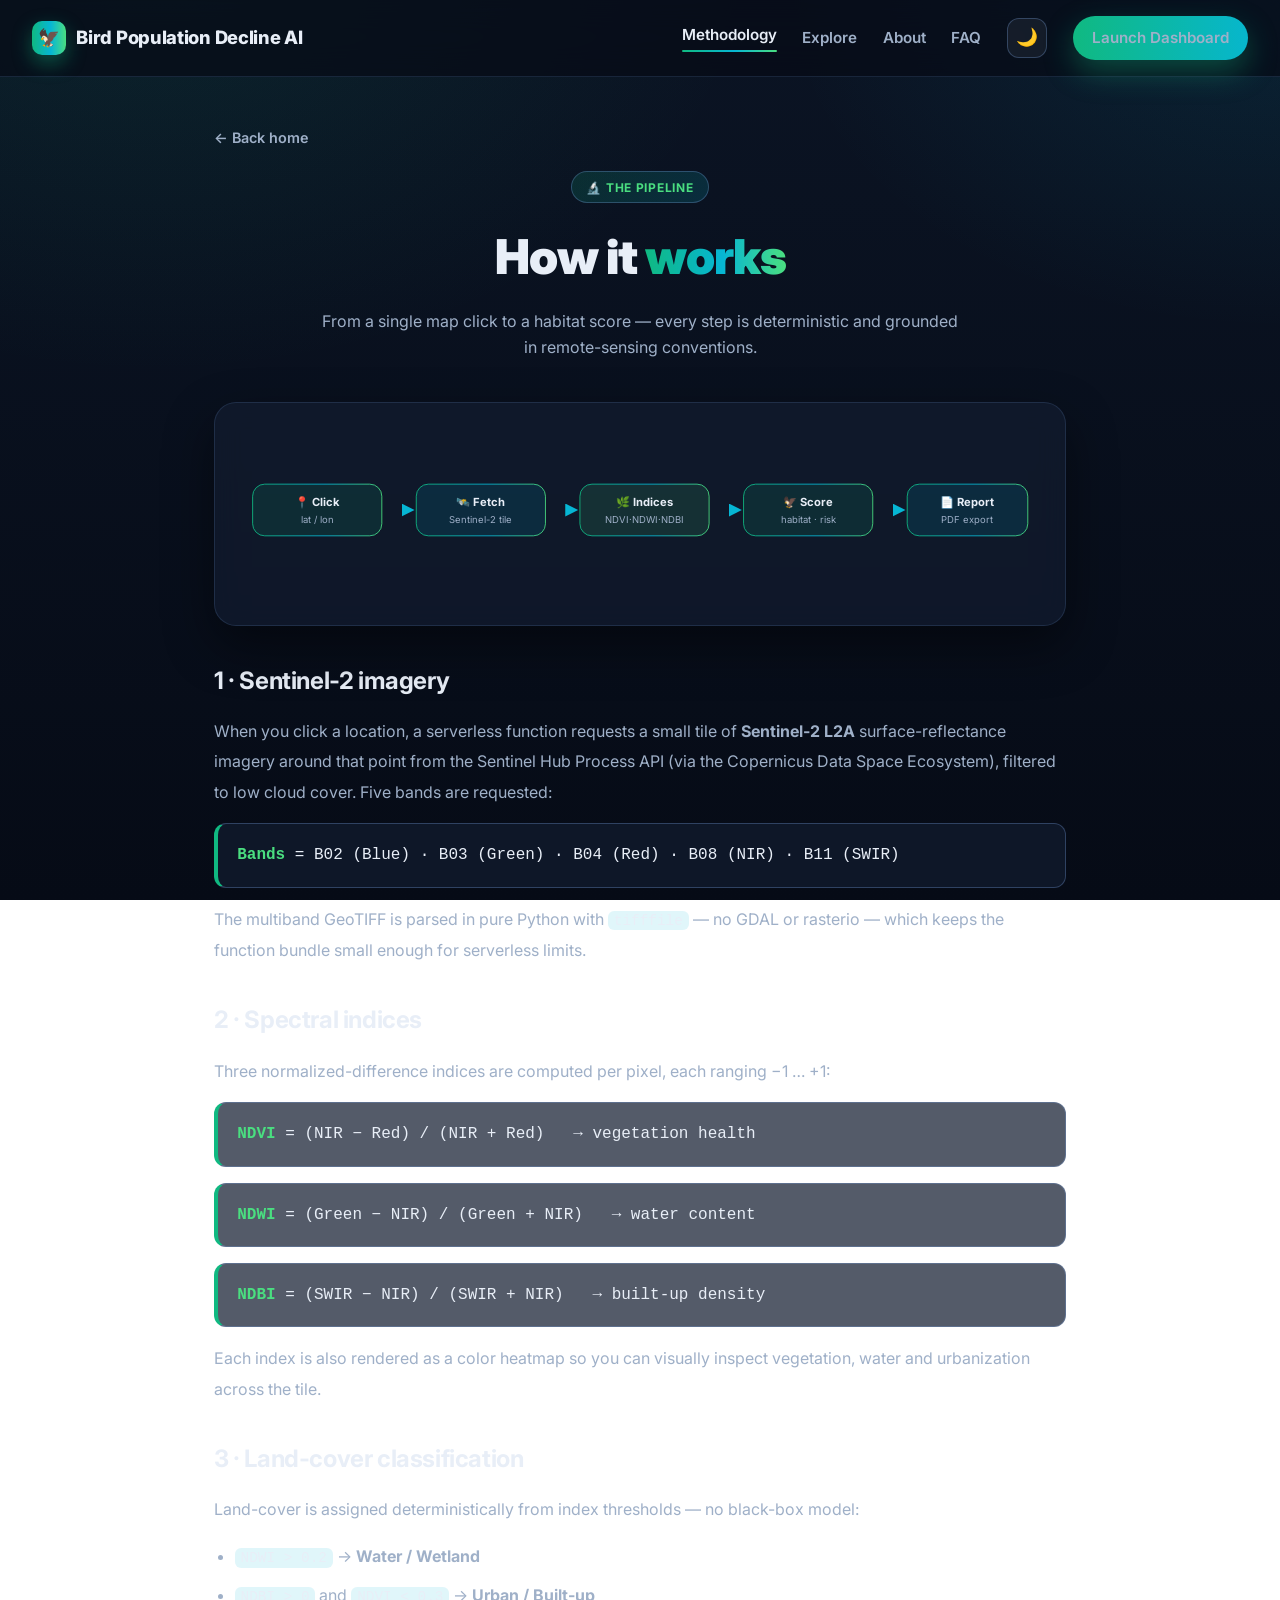
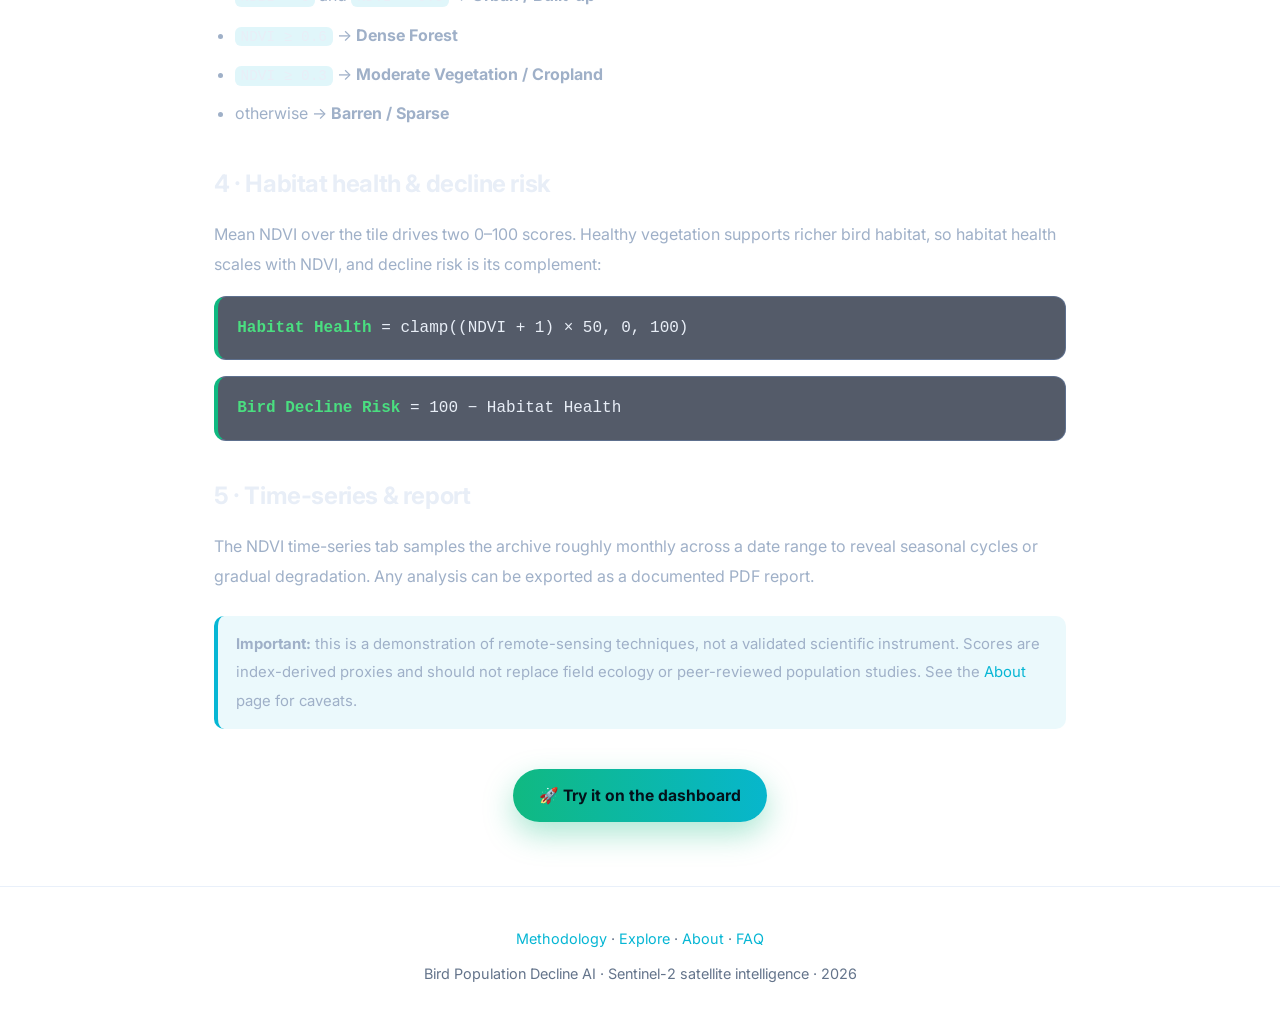
<file: methodology.html>
<!DOCTYPE html>
<html lang="en">
<head>
  <meta charset="UTF-8" />
  <meta name="viewport" content="width=device-width, initial-scale=1" />
  <title>Methodology · Bird Population Decline AI</title>
  <meta name="description" content="How the platform turns Sentinel-2 multispectral imagery into NDVI/NDWI/NDBI indices, land-cover classification, and habitat health / bird-decline risk scores." />
  <link href="https://fonts.googleapis.com/css2?family=Inter:wght@300;400;500;600;700;800;900&display=swap" rel="stylesheet" />
  <link rel="icon" href="data:image/svg+xml,%3Csvg xmlns='http://www.w3.org/2000/svg' viewBox='0 0 100 100'%3E%3Ctext y='.9em' font-size='90'%3E%F0%9F%A6%85%3C/text%3E%3C/svg%3E" />
  <link rel="stylesheet" href="/assets/css/style.css" />
</head>
<body>

  <nav class="navbar">
    <a href="/" class="brand" style="color:inherit;"><span class="logo">🦅</span><span>Bird Population Decline&nbsp;AI</span></a>
    <div class="nav-links">
      <a href="/methodology" class="hide-sm active-link">Methodology</a>
      <a href="/explore" class="hide-sm">Explore</a>
      <a href="/about" class="hide-sm">About</a>
      <a href="/faq" class="hide-sm">FAQ</a>
      <button class="theme-toggle" data-theme-toggle type="button" aria-label="Toggle color theme" aria-pressed="false" title="Toggle light / dark"><span class="sun">☀️</span><span class="moon">🌙</span></button>
      <a href="/dashboard" class="btn btn-primary" style="padding:0.6rem 1.2rem;">Launch Dashboard</a>
    </div>
    <button class="nav-toggle" type="button" aria-label="Open menu" aria-expanded="false"><span></span></button>
  </nav>

  <main class="page">
    <a href="/" class="back-link">← Back home</a>
    <div class="page-head reveal">
      <span class="eyebrow">🔬 The pipeline</span>
      <h1>How it <span class="gradient-text">works</span></h1>
      <p>From a single map click to a habitat score — every step is deterministic and grounded in remote-sensing conventions.</p>
    </div>

    <!-- Pipeline diagram -->
    <div class="card reveal" style="margin-bottom:2rem;overflow-x:auto;">
      <svg class="diagram" viewBox="0 0 920 130" role="img" aria-label="Pipeline: click, fetch Sentinel-2, compute indices, classify and score, report" style="min-width:760px;">
        <defs>
          <linearGradient id="g" x1="0" y1="0" x2="1" y2="0">
            <stop offset="0" stop-color="#10b981"/><stop offset="0.55" stop-color="#06b6d4"/><stop offset="1" stop-color="#4ade80"/>
          </linearGradient>
        </defs>
        <g font-family="Inter, sans-serif" font-size="13" font-weight="700" text-anchor="middle">
          <!-- boxes -->
          <g>
            <rect x="10"  y="35" width="150" height="60" rx="14" fill="rgba(16,185,129,0.12)" stroke="url(#g)"/>
            <text x="85" y="60" fill="#e8eef7">📍 Click</text>
            <text x="85" y="80" fill="#9fb0c8" font-size="11" font-weight="400">lat / lon</text>
          </g>
          <g>
            <rect x="200" y="35" width="150" height="60" rx="14" fill="rgba(6,182,212,0.12)" stroke="url(#g)"/>
            <text x="275" y="60" fill="#e8eef7">🛰️ Fetch</text>
            <text x="275" y="80" fill="#9fb0c8" font-size="11" font-weight="400">Sentinel-2 tile</text>
          </g>
          <g>
            <rect x="390" y="35" width="150" height="60" rx="14" fill="rgba(74,222,128,0.12)" stroke="url(#g)"/>
            <text x="465" y="60" fill="#e8eef7">🌿 Indices</text>
            <text x="465" y="80" fill="#9fb0c8" font-size="11" font-weight="400">NDVI·NDWI·NDBI</text>
          </g>
          <g>
            <rect x="580" y="35" width="150" height="60" rx="14" fill="rgba(16,185,129,0.12)" stroke="url(#g)"/>
            <text x="655" y="60" fill="#e8eef7">🦅 Score</text>
            <text x="655" y="80" fill="#9fb0c8" font-size="11" font-weight="400">habitat · risk</text>
          </g>
          <g>
            <rect x="770" y="35" width="140" height="60" rx="14" fill="rgba(6,182,212,0.12)" stroke="url(#g)"/>
            <text x="840" y="60" fill="#e8eef7">📄 Report</text>
            <text x="840" y="80" fill="#9fb0c8" font-size="11" font-weight="400">PDF export</text>
          </g>
          <!-- arrows -->
          <g stroke="url(#g)" stroke-width="2.5" marker-end="url(#arw)">
            <line x1="162" y1="65" x2="198" y2="65"/>
            <line x1="352" y1="65" x2="388" y2="65"/>
            <line x1="542" y1="65" x2="578" y2="65"/>
            <line x1="732" y1="65" x2="768" y2="65"/>
          </g>
          <defs>
            <marker id="arw" markerWidth="8" markerHeight="8" refX="6" refY="3" orient="auto">
              <path d="M0,0 L6,3 L0,6 Z" fill="#06b6d4"/>
            </marker>
          </defs>
        </g>
      </svg>
    </div>

    <div class="prose reveal">
      <h2>1 · Sentinel-2 imagery</h2>
      <p>
        When you click a location, a serverless function requests a small tile of
        <b>Sentinel-2 L2A</b> surface-reflectance imagery around that point from the
        Sentinel Hub Process API (via the Copernicus Data Space Ecosystem), filtered to
        low cloud cover. Five bands are requested:
      </p>
      <div class="formula">
        <span class="fname">Bands</span> = B02 (Blue) · B03 (Green) · B04 (Red) · B08 (NIR) · B11 (SWIR)
      </div>
      <p>
        The multiband GeoTIFF is parsed in pure Python with <code>tifffile</code> — no GDAL
        or rasterio — which keeps the function bundle small enough for serverless limits.
      </p>

      <h2>2 · Spectral indices</h2>
      <p>Three normalized-difference indices are computed per pixel, each ranging −1 … +1:</p>
      <div class="formula"><span class="fname">NDVI</span> = (NIR − Red) / (NIR + Red) &nbsp;&nbsp;→ vegetation health</div>
      <div class="formula"><span class="fname">NDWI</span> = (Green − NIR) / (Green + NIR) &nbsp;&nbsp;→ water content</div>
      <div class="formula"><span class="fname">NDBI</span> = (SWIR − NIR) / (SWIR + NIR) &nbsp;&nbsp;→ built-up density</div>
      <p>
        Each index is also rendered as a color heatmap so you can visually inspect
        vegetation, water and urbanization across the tile.
      </p>

      <h2>3 · Land-cover classification</h2>
      <p>Land-cover is assigned deterministically from index thresholds — no black-box model:</p>
      <ul>
        <li><code>NDWI &gt; 0.2</code> → <b>Water / Wetland</b></li>
        <li><code>NDBI &gt; 0</code> and <code>NDVI &lt; 0.3</code> → <b>Urban / Built-up</b></li>
        <li><code>NDVI ≥ 0.6</code> → <b>Dense Forest</b></li>
        <li><code>NDVI ≥ 0.3</code> → <b>Moderate Vegetation / Cropland</b></li>
        <li>otherwise → <b>Barren / Sparse</b></li>
      </ul>

      <h2>4 · Habitat health &amp; decline risk</h2>
      <p>
        Mean NDVI over the tile drives two 0–100 scores. Healthy vegetation supports richer
        bird habitat, so habitat health scales with NDVI, and decline risk is its complement:
      </p>
      <div class="formula"><span class="fname">Habitat Health</span> = clamp((NDVI + 1) × 50, 0, 100)</div>
      <div class="formula"><span class="fname">Bird Decline Risk</span> = 100 − Habitat Health</div>

      <h2>5 · Time-series &amp; report</h2>
      <p>
        The NDVI time-series tab samples the archive roughly monthly across a date range to
        reveal seasonal cycles or gradual degradation. Any analysis can be exported as a
        documented PDF report.
      </p>

      <div class="info-box" style="margin-top:1.5rem;">
        <b>Important:</b> this is a demonstration of remote-sensing techniques, not a validated
        scientific instrument. Scores are index-derived proxies and should not replace
        field ecology or peer-reviewed population studies. See the
        <a href="/about">About</a> page for caveats.
      </div>
    </div>

    <div style="text-align:center;margin-top:2.5rem;">
      <a href="/dashboard" class="btn btn-primary">🚀 Try it on the dashboard</a>
    </div>
  </main>

  <footer class="site-footer">
    <div style="margin-bottom:0.8rem;">
      <a href="/methodology">Methodology</a> · <a href="/explore">Explore</a> ·
      <a href="/about">About</a> · <a href="/faq">FAQ</a>
    </div>
    Bird Population Decline AI · Sentinel-2 satellite intelligence · <span data-year></span>
  </footer>

  <script src="/assets/js/site.js"></script>
</body>
</html>
</file>
<file: assets/css/style.css>
/* ============================================================
   Bird Population Decline AI — Design System
   Professional dark theme with emerald/cyan accents
   ============================================================ */

:root {
  --bg-0: #060b16;
  --bg-1: #0b1424;
  --bg-2: #101c33;
  --surface: rgba(18, 28, 48, 0.72);
  --surface-solid: #111c30;
  --border: rgba(120, 160, 220, 0.16);
  --border-strong: rgba(120, 160, 220, 0.32);

  --text: #e8eef7;
  --text-dim: #9fb0c8;
  --text-faint: #64748b;

  --emerald: #10b981;
  --cyan: #06b6d4;
  --lime: #4ade80;
  --amber: #f59e0b;
  --red: #ef4444;

  --grad: linear-gradient(90deg, #10b981, #06b6d4 55%, #4ade80);
  --grad-soft: linear-gradient(135deg, rgba(16, 185, 129, 0.16), rgba(6, 182, 212, 0.16));

  --radius: 16px;
  --radius-lg: 22px;
  --shadow: 0 20px 50px rgba(0, 0, 0, 0.45);
  --shadow-lg: 0 30px 70px rgba(0, 0, 0, 0.55);
  --font: "Inter", "Segoe UI", system-ui, -apple-system, sans-serif;
}

* { margin: 0; padding: 0; box-sizing: border-box; }

html { scroll-behavior: smooth; }

body {
  font-family: var(--font);
  color: var(--text);
  background:
    radial-gradient(1000px 700px at 12% -5%, rgba(16, 185, 129, 0.10), transparent 60%),
    radial-gradient(900px 600px at 100% 0%, rgba(6, 182, 212, 0.10), transparent 55%),
    linear-gradient(180deg, var(--bg-1) 0%, var(--bg-0) 100%);
  background-attachment: fixed;
  min-height: 100vh;
  line-height: 1.6;
  -webkit-font-smoothing: antialiased;
}

a { color: var(--cyan); text-decoration: none; }
a:hover { color: var(--lime); }

.gradient-text {
  background: var(--grad);
  -webkit-background-clip: text;
  background-clip: text;
  -webkit-text-fill-color: transparent;
}

/* ---------- Buttons ---------- */
.btn {
  display: inline-flex;
  align-items: center;
  gap: 0.5rem;
  padding: 0.85rem 1.6rem;
  border-radius: 999px;
  font-weight: 700;
  font-size: 0.98rem;
  border: none;
  cursor: pointer;
  transition: transform 0.25s ease, box-shadow 0.25s ease, background-position 0.4s ease;
  font-family: inherit;
}
.btn-primary {
  background: var(--grad);
  background-size: 200%;
  color: #04121a;
  box-shadow: 0 12px 30px rgba(16, 185, 129, 0.35);
}
.btn-primary:hover {
  transform: translateY(-3px);
  background-position: 100%;
  box-shadow: 0 18px 44px rgba(16, 185, 129, 0.5);
  color: #04121a;
}
.btn-ghost {
  background: rgba(255, 255, 255, 0.05);
  color: var(--text);
  border: 1px solid var(--border-strong);
}
.btn-ghost:hover { background: rgba(255, 255, 255, 0.1); transform: translateY(-2px); color: var(--text); }
.btn:disabled { opacity: 0.55; cursor: not-allowed; transform: none; box-shadow: none; }

/* ---------- Cards ---------- */
.card {
  background: var(--surface);
  border: 1px solid var(--border);
  border-radius: var(--radius-lg);
  padding: 1.8rem;
  backdrop-filter: blur(14px);
  -webkit-backdrop-filter: blur(14px);
  box-shadow: var(--shadow);
}

/* ============================================================
   NAVBAR
   ============================================================ */
.navbar {
  position: sticky;
  top: 0;
  z-index: 50;
  display: flex;
  align-items: center;
  justify-content: space-between;
  padding: 1rem 2rem;
  background: rgba(6, 11, 22, 0.7);
  backdrop-filter: blur(16px);
  border-bottom: 1px solid var(--border);
}
.brand { display: flex; align-items: center; gap: 0.65rem; font-weight: 800; font-size: 1.15rem; letter-spacing: -0.3px; }
.brand .logo {
  width: 34px; height: 34px; border-radius: 10px;
  display: grid; place-items: center;
  background: var(--grad); font-size: 1.1rem;
  box-shadow: 0 8px 20px rgba(16, 185, 129, 0.4);
}
.nav-links { display: flex; align-items: center; gap: 1.6rem; }
.nav-links a { color: var(--text-dim); font-weight: 600; font-size: 0.95rem; }
.nav-links a:hover { color: var(--text); }

/* ============================================================
   LANDING PAGE
   ============================================================ */
.hero {
  text-align: center;
  padding: 6rem 1.5rem 4rem;
  position: relative;
}
.hero .eyebrow {
  display: inline-block;
  padding: 0.4rem 1rem;
  border-radius: 999px;
  background: var(--grad-soft);
  border: 1px solid var(--border-strong);
  color: var(--lime);
  font-size: 0.8rem;
  font-weight: 700;
  letter-spacing: 0.06em;
  text-transform: uppercase;
  margin-bottom: 1.5rem;
}
.hero h1 {
  font-size: clamp(2.4rem, 6vw, 4.2rem);
  font-weight: 900;
  letter-spacing: -1.5px;
  line-height: 1.05;
  margin-bottom: 1.3rem;
}
.hero p.lead {
  max-width: 720px;
  margin: 0 auto 2.2rem;
  font-size: 1.15rem;
  color: var(--text-dim);
  font-weight: 300;
}
.hero-actions { display: flex; gap: 1rem; justify-content: center; flex-wrap: wrap; }

.section { max-width: 1160px; margin: 0 auto; padding: 4rem 1.5rem; }
.section-head { text-align: center; margin-bottom: 3rem; }
.section-head h2 { font-size: clamp(1.8rem, 3.5vw, 2.6rem); font-weight: 800; letter-spacing: -0.5px; margin-bottom: 0.8rem; }
.section-head p { color: var(--text-dim); max-width: 620px; margin: 0 auto; }

.grid { display: grid; gap: 1.4rem; }
.grid-3 { grid-template-columns: repeat(auto-fit, minmax(280px, 1fr)); }
.grid-2 { grid-template-columns: repeat(auto-fit, minmax(320px, 1fr)); }

.feature {
  transition: transform 0.3s ease, border-color 0.3s ease, box-shadow 0.3s ease;
}
.feature:hover { transform: translateY(-6px); border-color: var(--border-strong); box-shadow: var(--shadow-lg); }
.feature .ficon {
  width: 52px; height: 52px; border-radius: 14px;
  display: grid; place-items: center; font-size: 1.5rem;
  background: var(--grad-soft); border: 1px solid var(--border-strong);
  margin-bottom: 1.1rem;
}
.feature h3 { font-size: 1.2rem; margin-bottom: 0.5rem; }
.feature p { color: var(--text-dim); font-size: 0.96rem; }

/* Steps */
.steps { counter-reset: step; }
.step { display: flex; gap: 1.2rem; align-items: flex-start; }
.step .num {
  flex: none; width: 42px; height: 42px; border-radius: 12px;
  display: grid; place-items: center; font-weight: 800;
  background: var(--grad); color: #04121a;
}
.step h3 { font-size: 1.1rem; margin-bottom: 0.3rem; }
.step p { color: var(--text-dim); font-size: 0.95rem; }

.cta-band {
  text-align: center;
  background: var(--grad-soft);
  border: 1px solid var(--border-strong);
  border-radius: var(--radius-lg);
  padding: 3.5rem 2rem;
}
.cta-band h2 { font-size: clamp(1.8rem, 4vw, 2.6rem); font-weight: 800; margin-bottom: 0.8rem; }
.cta-band p { color: var(--text-dim); margin-bottom: 1.8rem; }

.pill {
  display: inline-block; margin: 0.3rem;
  padding: 0.5rem 1.05rem; border-radius: 999px;
  background: var(--grad-soft); border: 1px solid var(--border-strong);
  font-size: 0.85rem; font-weight: 600;
}

.site-footer {
  border-top: 1px solid var(--border);
  padding: 2.5rem 1.5rem;
  text-align: center;
  color: var(--text-faint);
  font-size: 0.9rem;
}

/* ============================================================
   LOGIN OVERLAY
   ============================================================ */
.login-overlay {
  position: fixed; inset: 0; z-index: 100;
  display: grid; place-items: center;
  padding: 1.5rem;
  background:
    radial-gradient(800px 500px at 50% 0%, rgba(16, 185, 129, 0.12), transparent 60%),
    rgba(4, 8, 16, 0.92);
  backdrop-filter: blur(6px);
}
.login-card { width: 100%; max-width: 420px; text-align: center; }
.login-card .logo-lg {
  width: 64px; height: 64px; border-radius: 18px; margin: 0 auto 1.2rem;
  display: grid; place-items: center; font-size: 2rem;
  background: var(--grad); box-shadow: 0 14px 34px rgba(16, 185, 129, 0.45);
}
.login-card h2 { font-size: 1.6rem; margin-bottom: 0.4rem; }
.login-card .sub { color: var(--text-dim); font-size: 0.95rem; margin-bottom: 1.6rem; }
.demo-hint {
  background: var(--grad-soft); border: 1px dashed var(--border-strong);
  border-radius: 12px; padding: 0.7rem; font-size: 0.85rem; color: var(--text-dim);
  margin-bottom: 1.4rem;
}
.demo-hint b { color: var(--lime); }

.field { text-align: left; margin-bottom: 1rem; }
.field label { display: block; font-size: 0.85rem; color: var(--text-dim); margin-bottom: 0.4rem; font-weight: 600; }
.input {
  width: 100%; padding: 0.8rem 1rem; border-radius: 12px;
  background: rgba(255, 255, 255, 0.04); border: 1px solid var(--border-strong);
  color: var(--text); font-size: 0.98rem; font-family: inherit;
  transition: border-color 0.2s ease, box-shadow 0.2s ease;
}
.input:focus { outline: none; border-color: var(--emerald); box-shadow: 0 0 0 3px rgba(16, 185, 129, 0.18); }
.form-error { color: var(--red); font-size: 0.88rem; min-height: 1.2rem; margin-bottom: 0.6rem; }

/* ============================================================
   DASHBOARD
   ============================================================ */
.dash { display: none; }
.dash.active { display: block; }

.dash-tabs {
  display: flex; gap: 0.5rem; flex-wrap: wrap;
  max-width: 1300px; margin: 1.5rem auto 0; padding: 0 1.5rem;
}
.tab-btn {
  padding: 0.7rem 1.3rem; border-radius: 12px 12px 0 0;
  background: transparent; border: none; cursor: pointer;
  color: var(--text-dim); font-weight: 700; font-size: 0.95rem; font-family: inherit;
  border-bottom: 3px solid transparent; transition: all 0.2s ease;
}
.tab-btn:hover { color: var(--text); background: rgba(255, 255, 255, 0.04); }
.tab-btn.active { color: var(--emerald); border-bottom-color: var(--emerald); background: var(--grad-soft); }

.dash-body { max-width: 1300px; margin: 0 auto; padding: 1.5rem; }
.tab-panel { display: none; animation: fadeIn 0.4s ease; }
.tab-panel.active { display: block; }
@keyframes fadeIn { from { opacity: 0; transform: translateY(10px); } to { opacity: 1; transform: none; } }

.panel-title { font-size: 1.5rem; font-weight: 800; margin-bottom: 0.4rem; }
.panel-sub { color: var(--text-dim); margin-bottom: 1.4rem; }

#map { width: 100%; height: 460px; border-radius: var(--radius); overflow: hidden; border: 1px solid var(--border-strong); }

.coord-bar {
  display: flex; align-items: center; justify-content: space-between; flex-wrap: wrap; gap: 1rem;
  margin-top: 1.2rem; padding: 1rem 1.3rem;
  background: var(--grad-soft); border: 1px solid var(--border-strong); border-radius: 14px;
}
.coord-bar .coords { font-family: ui-monospace, monospace; font-size: 1rem; }

/* Metrics */
.metrics { display: grid; grid-template-columns: repeat(auto-fit, minmax(180px, 1fr)); gap: 1.1rem; margin: 1.4rem 0; }
.metric {
  background: var(--grad-soft); border: 1px solid var(--border-strong);
  border-radius: var(--radius); padding: 1.3rem; text-align: center;
  transition: transform 0.3s ease, box-shadow 0.3s ease;
}
.metric:hover { transform: translateY(-5px); box-shadow: 0 16px 36px rgba(16, 185, 129, 0.2); }
.metric .mlabel { font-size: 0.75rem; text-transform: uppercase; letter-spacing: 0.06em; color: var(--text-dim); font-weight: 700; margin-bottom: 0.5rem; }
.metric .mvalue { font-size: 2rem; font-weight: 800; }
.metric .mnote { font-size: 0.8rem; color: var(--text-dim); margin-top: 0.4rem; }

/* Index image grid */
.img-grid { display: grid; grid-template-columns: repeat(auto-fit, minmax(220px, 1fr)); gap: 1.2rem; }
.img-tile { text-align: center; }
.img-tile img {
  width: 100%; border-radius: 14px; border: 1px solid var(--border-strong);
  background: var(--bg-2); image-rendering: auto; aspect-ratio: 1 / 1; object-fit: cover;
}
.img-tile .caption { margin-top: 0.6rem; font-weight: 700; }
.img-tile .caption small { display: block; color: var(--text-dim); font-weight: 400; font-size: 0.8rem; }

.info-box {
  background: rgba(6, 182, 212, 0.08); border-left: 4px solid var(--cyan);
  padding: 0.9rem 1.1rem; border-radius: 10px; margin: 1rem 0; font-size: 0.93rem; color: var(--text-dim);
}
.badge {
  display: inline-block; padding: 0.5rem 1.1rem; border-radius: 999px; font-weight: 700;
  background: var(--grad-soft); border: 1px solid var(--border-strong);
}

.row { display: flex; gap: 1rem; flex-wrap: wrap; align-items: flex-end; }
.row .field { flex: 1; min-width: 180px; margin-bottom: 0; }

/* Loader */
.loader {
  width: 46px; height: 46px; border-radius: 50%;
  border: 5px solid rgba(255, 255, 255, 0.1); border-top-color: var(--emerald);
  animation: spin 0.9s linear infinite; margin: 1.5rem auto;
}
@keyframes spin { to { transform: rotate(360deg); } }
.loading-wrap { text-align: center; color: var(--text-dim); }

.hidden { display: none !important; }

.toast {
  position: fixed; bottom: 1.5rem; left: 50%; transform: translateX(-50%);
  background: var(--surface-solid); border: 1px solid var(--border-strong);
  color: var(--text); padding: 0.9rem 1.4rem; border-radius: 12px;
  box-shadow: var(--shadow-lg); z-index: 200; max-width: 90vw;
  opacity: 0; pointer-events: none; transition: opacity 0.3s ease, transform 0.3s ease;
}
.toast.show { opacity: 1; transform: translateX(-50%) translateY(-4px); }
.toast.error { border-color: var(--red); }
.toast.success { border-color: var(--emerald); }

@media (max-width: 640px) {
  .navbar { padding: 0.9rem 1.1rem; }
  .nav-links { gap: 1rem; }
  .nav-links a.hide-sm { display: none; }
  #map { height: 340px; }
}



/* ============================================================
   ENHANCEMENTS — shared components (v2)
   Added: light theme, condensing navbar, scroll-reveal,
   skeletons, risk gauge, accordion, stat band, index legend,
   content pages (prose/formula/diagram), example cards,
   error page, theme toggle, mobile nav, reduced-motion.
   ============================================================ */

/* ---------- Light theme overrides ---------- */
[data-theme="light"] {
  --bg-0: #e9eef6;
  --bg-1: #f4f8fc;
  --bg-2: #ffffff;
  --surface: rgba(255, 255, 255, 0.82);
  --surface-solid: #ffffff;
  --border: rgba(30, 60, 110, 0.14);
  --border-strong: rgba(30, 60, 110, 0.26);
  --text: #0f1b2d;
  --text-dim: #43576f;
  --text-faint: #6b7d97;
  --shadow: 0 20px 50px rgba(20, 40, 80, 0.12);
  --shadow-lg: 0 30px 70px rgba(20, 40, 80, 0.18);
}
[data-theme="light"] a { color: #0891b2; }
[data-theme="light"] a:hover { color: #059669; }
[data-theme="light"] .navbar { background: rgba(255, 255, 255, 0.72); }
[data-theme="light"] .btn-ghost { background: rgba(20, 40, 80, 0.05); }
[data-theme="light"] .btn-ghost:hover { background: rgba(20, 40, 80, 0.1); }
[data-theme="light"] .input { background: rgba(20, 40, 80, 0.04); }
[data-theme="light"] .tab-btn:hover { background: rgba(20, 40, 80, 0.05); }
[data-theme="light"] .loader { border-color: rgba(20, 40, 80, 0.12); border-top-color: var(--emerald); }
[data-theme="light"] .skeleton {
  background: linear-gradient(90deg, rgba(20,40,80,0.06) 25%, rgba(20,40,80,0.12) 37%, rgba(20,40,80,0.06) 63%);
  background-size: 400% 100%;
}
[data-theme="light"] .login-overlay {
  background:
    radial-gradient(800px 500px at 50% 0%, rgba(16, 185, 129, 0.16), transparent 60%),
    rgba(230, 238, 248, 0.94);
}

/* smooth theme transition */
body, .navbar, .card, .input, .btn { transition: background-color 0.3s ease, color 0.3s ease, border-color 0.3s ease; }

/* ---------- Condensing navbar + theme toggle + mobile nav ---------- */
.navbar { transition: padding 0.28s ease, background 0.28s ease, box-shadow 0.28s ease; }
.navbar.scrolled { padding-top: 0.6rem; padding-bottom: 0.6rem; box-shadow: 0 10px 30px rgba(0,0,0,0.25); }

.theme-toggle {
  width: 40px; height: 40px; flex: none;
  display: grid; place-items: center;
  border-radius: 12px; cursor: pointer;
  background: rgba(255,255,255,0.06);
  border: 1px solid var(--border-strong);
  color: var(--text); font-size: 1.1rem; line-height: 1;
  transition: transform 0.2s ease, background 0.2s ease;
}
[data-theme="light"] .theme-toggle { background: rgba(20,40,80,0.05); }
.theme-toggle:hover { transform: translateY(-2px) rotate(-8deg); }
.theme-toggle .sun { display: none; }
.theme-toggle .moon { display: inline; }
[data-theme="light"] .theme-toggle .sun { display: inline; }
[data-theme="light"] .theme-toggle .moon { display: none; }

.nav-toggle {
  display: none; width: 40px; height: 40px; flex: none;
  border-radius: 12px; cursor: pointer; place-items: center;
  background: rgba(255,255,255,0.06); border: 1px solid var(--border-strong);
  color: var(--text);
}
[data-theme="light"] .nav-toggle { background: rgba(20,40,80,0.05); }
.nav-toggle span, .nav-toggle span::before, .nav-toggle span::after {
  content: ""; display: block; width: 18px; height: 2px; border-radius: 2px;
  background: var(--text); position: relative; transition: transform 0.25s ease, opacity 0.2s ease;
}
.nav-toggle span::before { position: absolute; top: -6px; }
.nav-toggle span::after { position: absolute; top: 6px; }
.nav-open .nav-toggle span { background: transparent; }
.nav-open .nav-toggle span::before { transform: translateY(6px) rotate(45deg); }
.nav-open .nav-toggle span::after { transform: translateY(-6px) rotate(-45deg); }

.nav-links a.active-link { color: var(--text); }
.nav-links a.active-link::after {
  content: ""; display: block; height: 2px; border-radius: 2px;
  background: var(--grad); margin-top: 3px;
}

@media (max-width: 820px) {
  .nav-toggle { display: grid; }
  .nav-links {
    position: absolute; top: 100%; right: 0; left: 0;
    flex-direction: column; align-items: stretch; gap: 0.2rem;
    padding: 0.8rem 1.2rem 1.2rem;
    background: var(--surface-solid);
    border-bottom: 1px solid var(--border);
    box-shadow: var(--shadow);
    transform: translateY(-8px); opacity: 0; pointer-events: none;
    transition: opacity 0.2s ease, transform 0.2s ease;
  }
  .nav-open .nav-links { transform: none; opacity: 1; pointer-events: auto; }
  .nav-links a.hide-sm { display: block !important; padding: 0.6rem 0.2rem; }
  .nav-links .btn { justify-content: center; }
}

/* ---------- Scroll reveal ---------- */
.reveal { opacity: 0; transform: translateY(22px); transition: opacity 0.6s ease, transform 0.6s ease; }
.reveal.in { opacity: 1; transform: none; }
.reveal.d1 { transition-delay: 0.08s; }
.reveal.d2 { transition-delay: 0.16s; }
.reveal.d3 { transition-delay: 0.24s; }
.reveal.d4 { transition-delay: 0.32s; }
.reveal.d5 { transition-delay: 0.40s; }

/* ---------- Hero orbital motif ---------- */
.hero-motif {
  position: absolute; inset: 0; z-index: -1; overflow: hidden; pointer-events: none;
}
.hero-motif .planet {
  position: absolute; top: 8%; left: 50%; transform: translateX(-50%);
  width: 220px; height: 220px; border-radius: 50%;
  background: radial-gradient(circle at 35% 30%, rgba(16,185,129,0.35), rgba(6,182,212,0.12) 60%, transparent 72%);
  filter: blur(6px);
}
.hero-motif .orbit {
  position: absolute; top: 50%; left: 50%; transform: translate(-50%, -50%);
  border: 1px dashed var(--border-strong); border-radius: 50%;
}
.hero-motif .orbit.o1 { width: 380px; height: 380px; animation: spin 26s linear infinite; }
.hero-motif .orbit.o2 { width: 560px; height: 560px; animation: spin 44s linear infinite reverse; }
.hero-motif .sat {
  position: absolute; top: -6px; left: 50%; width: 12px; height: 12px; border-radius: 3px;
  background: var(--grad); box-shadow: 0 0 16px rgba(16,185,129,0.7);
}

/* ---------- Soaring eagles / flock ---------- */
.flock { position: absolute; inset: 0; }
/* Dashboard: fixed full-page flock behind all content */
.dash-flock { position: fixed; inset: 0; z-index: -1; overflow: hidden; pointer-events: none; }
.flock .bird {
  position: absolute;
  height: auto;
  opacity: 0.5;                     /* semi-transparent so photos blend in naturally */
  filter: drop-shadow(0 10px 16px rgba(0,0,0,0.35)) saturate(0.92);
  animation: soar linear infinite;
  will-change: transform;
  user-select: none;
}
/* size · vertical lane · speed · start delay — staggered for a natural flock */
.flock .b1 { width: 300px; top: 12%; animation-duration: 40s; animation-delay:   0s; opacity: 0.55; }
.flock .b2 { width: 190px; top: 30%; animation-duration: 52s; animation-delay:  -9s; opacity: 0.42; }
.flock .b3 { width: 360px; top: 40%; animation-duration: 32s; animation-delay:  -5s; opacity: 0.6; }
.flock .b4 { width: 150px; top: 8%;  animation-duration: 60s; animation-delay: -20s; opacity: 0.34; }
.flock .b5 { width: 250px; top: 52%; animation-duration: 46s; animation-delay: -27s; opacity: 0.46; }

@keyframes soar {
  0%   { transform: translateX(-14vw) translateY(0)     rotate(-3deg); }
  25%  { transform: translateX(20vw)  translateY(-14px) rotate(2deg); }
  50%  { transform: translateX(55vw)  translateY(6px)   rotate(-2deg); }
  75%  { transform: translateX(85vw)  translateY(-10px) rotate(3deg); }
  100% { transform: translateX(120vw) translateY(0)     rotate(-3deg); }
}

/* ---------- Stat band ---------- */
.stat-band {
  display: grid; grid-template-columns: repeat(auto-fit, minmax(150px, 1fr)); gap: 1rem;
  max-width: 1000px; margin: 1rem auto 0; padding: 0 1.5rem;
}
.stat {
  text-align: center; padding: 1.3rem 1rem; border-radius: var(--radius);
  background: var(--surface); border: 1px solid var(--border); backdrop-filter: blur(10px);
}
.stat .snum { font-size: 1.9rem; font-weight: 900; letter-spacing: -0.5px; }
.stat .slabel { font-size: 0.82rem; color: var(--text-dim); font-weight: 600; margin-top: 0.2rem; }

/* ---------- Skeleton loaders ---------- */
.skeleton {
  border-radius: 12px;
  background: linear-gradient(90deg, rgba(255,255,255,0.05) 25%, rgba(255,255,255,0.12) 37%, rgba(255,255,255,0.05) 63%);
  background-size: 400% 100%;
  animation: shimmer 1.4s ease infinite;
}
@keyframes shimmer { 0% { background-position: 100% 0; } 100% { background-position: -100% 0; } }
.skeleton-grid { display: grid; grid-template-columns: repeat(auto-fit, minmax(180px, 1fr)); gap: 1.1rem; margin: 1.4rem 0; }
.skeleton.metric-sk { height: 118px; }
.skeleton.img-sk { aspect-ratio: 1/1; }

/* ---------- Risk gauge ---------- */
.gauge-wrap { display: flex; gap: 1.4rem; align-items: center; flex-wrap: wrap; }
.gauge {
  --pct: 0;
  --gcolor: var(--emerald);
  width: 148px; height: 148px; flex: none; border-radius: 50%;
  background: conic-gradient(var(--gcolor) calc(var(--pct) * 1%), rgba(255,255,255,0.06) 0);
  display: grid; place-items: center;
  transition: background 0.9s ease;
}
[data-theme="light"] .gauge { background: conic-gradient(var(--gcolor) calc(var(--pct) * 1%), rgba(20,40,80,0.08) 0); }
.gauge .gauge-inner {
  width: 112px; height: 112px; border-radius: 50%;
  background: var(--surface-solid); display: grid; place-items: center; text-align: center;
  border: 1px solid var(--border);
}
.gauge .gauge-val { font-size: 1.9rem; font-weight: 900; line-height: 1; }
.gauge .gauge-cap { font-size: 0.68rem; text-transform: uppercase; letter-spacing: 0.08em; color: var(--text-dim); margin-top: 0.25rem; }

/* ---------- Index legend ---------- */
.legend { display: grid; grid-template-columns: repeat(auto-fit, minmax(210px, 1fr)); gap: 0.9rem; margin-top: 1rem; }
.legend-item { font-size: 0.82rem; color: var(--text-dim); }
.legend-item b { color: var(--text); display: block; margin-bottom: 0.3rem; font-size: 0.9rem; }
.legend-bar { height: 12px; border-radius: 6px; margin-bottom: 0.35rem; border: 1px solid var(--border-strong); }
.lb-ndvi { background: linear-gradient(90deg, #b91c1c, #f59e0b, #4ade80, #166534); }
.lb-ndwi { background: linear-gradient(90deg, #0e2233, #06b6d4, #67e8f9); }
.lb-ndbi { background: linear-gradient(90deg, #4c1d95, #9333ea, #f59e0b); }
.legend-scale { display: flex; justify-content: space-between; font-size: 0.72rem; color: var(--text-faint); }

/* ---------- Content pages (prose / formula / diagram) ---------- */
.page { max-width: 900px; margin: 0 auto; padding: 3rem 1.5rem 4rem; }
.page-wide { max-width: 1160px; }
.page-head { text-align: center; margin-bottom: 2.6rem; }
.page-head .eyebrow {
  display: inline-block; padding: 0.35rem 0.9rem; border-radius: 999px;
  background: var(--grad-soft); border: 1px solid var(--border-strong);
  color: var(--lime); font-size: 0.75rem; font-weight: 700; letter-spacing: 0.06em;
  text-transform: uppercase; margin-bottom: 1rem;
}
.page-head h1 { font-size: clamp(2rem, 5vw, 3rem); font-weight: 900; letter-spacing: -1px; }
.page-head p { color: var(--text-dim); max-width: 640px; margin: 0.8rem auto 0; }

.prose { color: var(--text-dim); line-height: 1.9; }
.prose h2 { color: var(--text); font-size: 1.5rem; margin: 2rem 0 0.8rem; letter-spacing: -0.4px; }
.prose h3 { color: var(--text); font-size: 1.15rem; margin: 1.4rem 0 0.5rem; }
.prose p { margin-bottom: 1rem; }
.prose ul, .prose ol { margin: 0 0 1rem 1.3rem; }
.prose li { margin-bottom: 0.5rem; }
.prose code {
  font-family: ui-monospace, monospace; font-size: 0.9em;
  background: rgba(6,182,212,0.12); padding: 0.12em 0.4em; border-radius: 6px; color: var(--text);
}

.formula {
  font-family: ui-monospace, "Cascadia Code", monospace;
  background: var(--surface); border: 1px solid var(--border-strong);
  border-left: 4px solid var(--emerald); border-radius: 12px;
  padding: 1rem 1.2rem; margin: 1rem 0; font-size: 1rem; color: var(--text); overflow-x: auto;
}
.formula .fname { color: var(--lime); font-weight: 700; }

.diagram { width: 100%; height: auto; margin: 1.4rem 0; }

/* ---------- Example location cards (explore) ---------- */
.example-grid { display: grid; grid-template-columns: repeat(auto-fit, minmax(260px, 1fr)); gap: 1.4rem; }
.loc-card {
  display: block; text-align: left; cursor: pointer;
  transition: transform 0.3s ease, border-color 0.3s ease, box-shadow 0.3s ease;
}
.loc-card:hover { transform: translateY(-6px); border-color: var(--border-strong); box-shadow: var(--shadow-lg); }
.loc-card .loc-emoji {
  width: 52px; height: 52px; border-radius: 14px; display: grid; place-items: center;
  font-size: 1.5rem; background: var(--grad-soft); border: 1px solid var(--border-strong); margin-bottom: 1rem;
}
.loc-card h3 { font-size: 1.15rem; margin-bottom: 0.25rem; color: var(--text); }
.loc-card .loc-coords { font-family: ui-monospace, monospace; font-size: 0.82rem; color: var(--text-faint); margin-bottom: 0.6rem; }
.loc-card p { color: var(--text-dim); font-size: 0.92rem; }
.loc-card .loc-go { margin-top: 0.9rem; font-weight: 700; color: var(--emerald); font-size: 0.9rem; }

/* ---------- Accordion (FAQ) ---------- */
.accordion { display: grid; gap: 0.9rem; }
.acc-item { background: var(--surface); border: 1px solid var(--border); border-radius: var(--radius); overflow: hidden; }
.acc-header {
  width: 100%; text-align: left; cursor: pointer; font-family: inherit;
  display: flex; align-items: center; justify-content: space-between; gap: 1rem;
  padding: 1.1rem 1.3rem; background: transparent; border: none; color: var(--text);
  font-weight: 700; font-size: 1rem;
}
.acc-header .acc-icon { flex: none; transition: transform 0.3s ease; color: var(--emerald); font-size: 1.3rem; }
.acc-item.open .acc-header .acc-icon { transform: rotate(45deg); }
.acc-body { max-height: 0; overflow: hidden; transition: max-height 0.35s ease; }
.acc-body-inner { padding: 0 1.3rem 1.2rem; color: var(--text-dim); line-height: 1.8; }

/* ---------- Error / 404 page ---------- */
.error-page { min-height: 72vh; display: grid; place-items: center; text-align: center; padding: 3rem 1.5rem; }
.error-code {
  font-size: clamp(5rem, 20vw, 10rem); font-weight: 900; line-height: 1; letter-spacing: -3px;
}
.error-page p { color: var(--text-dim); max-width: 460px; margin: 1rem auto 2rem; }

/* ---------- Breadcrumb / back link ---------- */
.back-link { display: inline-flex; align-items: center; gap: 0.4rem; color: var(--text-dim); font-weight: 600; font-size: 0.9rem; margin-bottom: 1.4rem; }
.back-link:hover { color: var(--emerald); }

/* ---------- Reduced motion ---------- */
@media (prefers-reduced-motion: reduce) {
  * { animation-duration: 0.001ms !important; animation-iteration-count: 1 !important; transition-duration: 0.001ms !important; scroll-behavior: auto !important; }
  .reveal { opacity: 1 !important; transform: none !important; }
  .hero-motif .orbit { animation: none !important; }
  .flock .bird { animation: none !important; }
}

/* ---------- Focus visibility (a11y) ---------- */
a:focus-visible, button:focus-visible, input:focus-visible, .acc-header:focus-visible, .loc-card:focus-visible {
  outline: 2px solid var(--emerald); outline-offset: 2px; border-radius: 8px;
}



/* ============================================================
   ENHANCEMENTS v3 — dashboard tools (search, saved, chips,
   export, change detection, extra legend, toast action)
   ============================================================ */

/* Toolbar: search + actions */
.toolbar {
  display: flex; flex-wrap: wrap; gap: 0.8rem; align-items: center;
  justify-content: space-between; margin-bottom: 1rem;
}
.search-box { display: flex; gap: 0.5rem; flex: 1; min-width: 260px; }
.search-box .input { flex: 1; }
.toolbar-actions { display: flex; gap: 0.5rem; flex-wrap: wrap; }

/* Saved / recent locations */
.saved-wrap {
  display: flex; align-items: center; gap: 0.6rem; flex-wrap: wrap;
  margin-bottom: 1rem;
}
.saved-label { color: var(--text-dim); font-size: 0.85rem; font-weight: 700; }
.saved-chips { display: flex; gap: 0.5rem; flex-wrap: wrap; }
.loc-chip {
  display: inline-flex; align-items: center; gap: 0.4rem; cursor: pointer;
  padding: 0.4rem 0.8rem; border-radius: 999px; font-size: 0.85rem; font-weight: 600;
  background: var(--grad-soft); border: 1px solid var(--border-strong); color: var(--text);
  transition: transform 0.2s ease, box-shadow 0.2s ease;
}
.loc-chip:hover { transform: translateY(-2px); box-shadow: 0 8px 20px rgba(16,185,129,0.18); }
.loc-chip .x { color: var(--text-dim); font-weight: 800; padding: 0 0.15rem; }
.loc-chip .x:hover { color: var(--red); }

/* Bird species chips */
.chip-row { display: flex; gap: 0.5rem; flex-wrap: wrap; align-items: center; margin-top: 0.4rem; }
.chip-label { width: 100%; color: var(--text-dim); font-size: 0.85rem; font-weight: 700; margin-bottom: 0.2rem; }
.chip {
  display: inline-flex; align-items: center; gap: 0.35rem;
  padding: 0.35rem 0.75rem; border-radius: 999px; font-size: 0.82rem;
  background: rgba(6,182,212,0.10); border: 1px solid var(--border-strong); color: var(--text-dim);
}
.chip b { color: var(--emerald); }
.chip i { color: var(--text); font-style: italic; }

/* Export / action button row */
.btn-row { display: flex; gap: 0.7rem; flex-wrap: wrap; }

/* Extra legend bar for NDMI */
.lb-ndmi { background: linear-gradient(90deg, #8c510a, #d8b365, #f5f5f5, #5ab4ac, #01665e); }

/* Toast action button (e.g. Retry) */
.toast-action {
  margin-left: 0.9rem; padding: 0.35rem 0.9rem; border-radius: 999px; cursor: pointer;
  background: var(--grad); color: #04121a; border: none; font-weight: 800; font-size: 0.85rem;
  font-family: inherit;
}
.toast-action:hover { filter: brightness(1.08); }

/* Mapbox GL Draw polygon fill in brand colors */
.mapbox-gl-draw_polygon { cursor: crosshair; }
</file>
